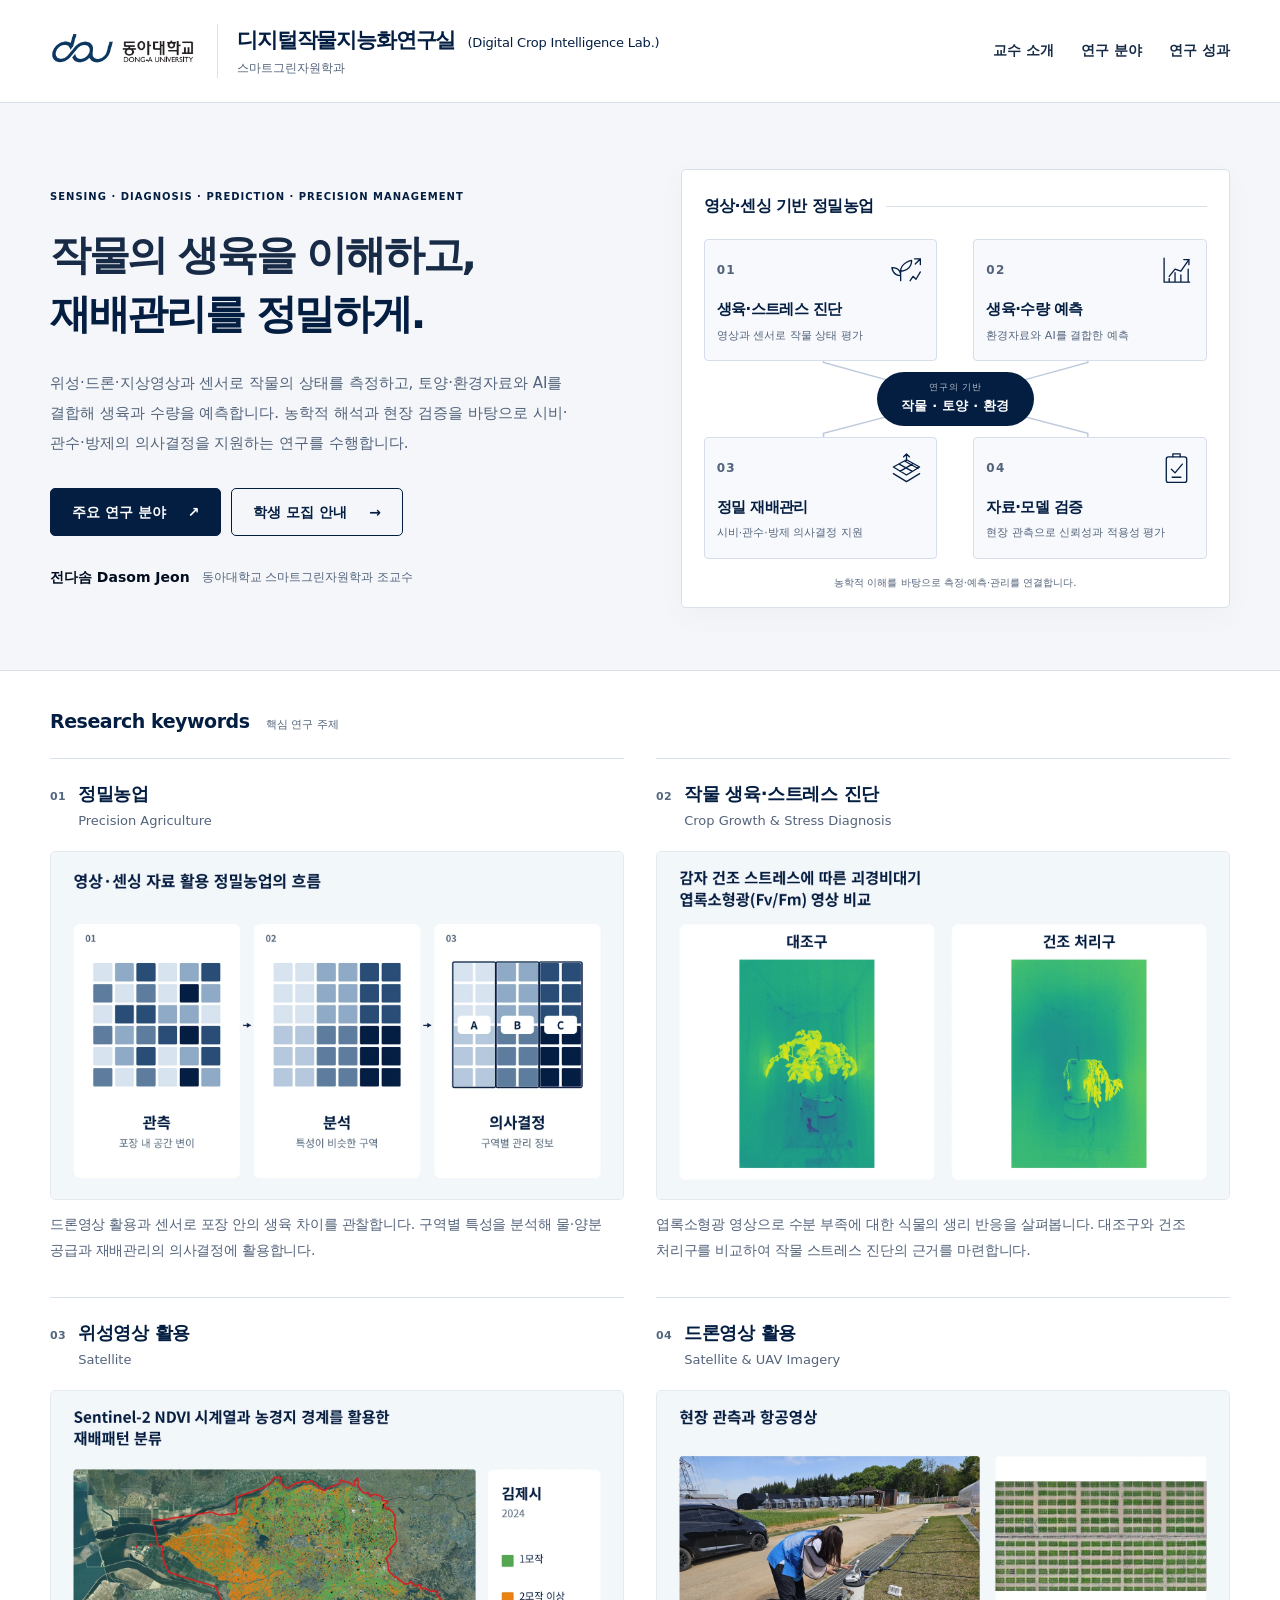
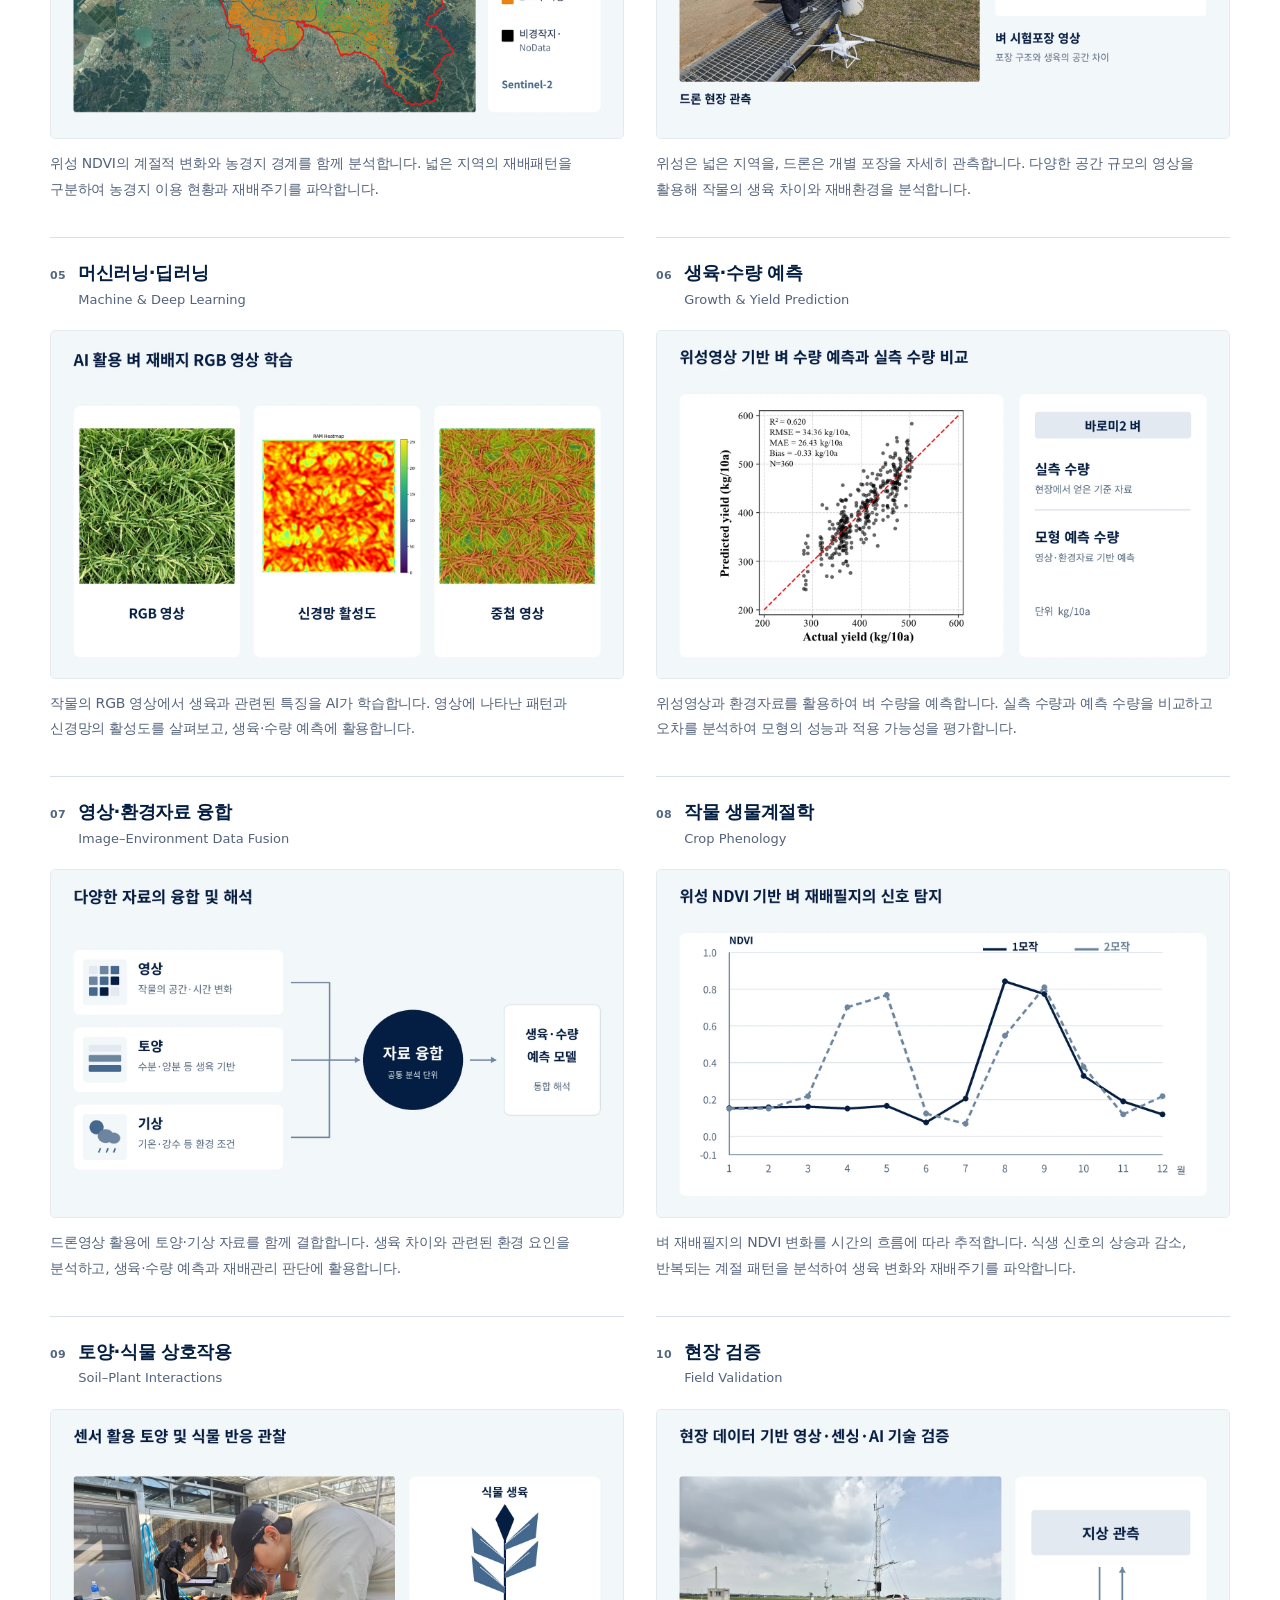
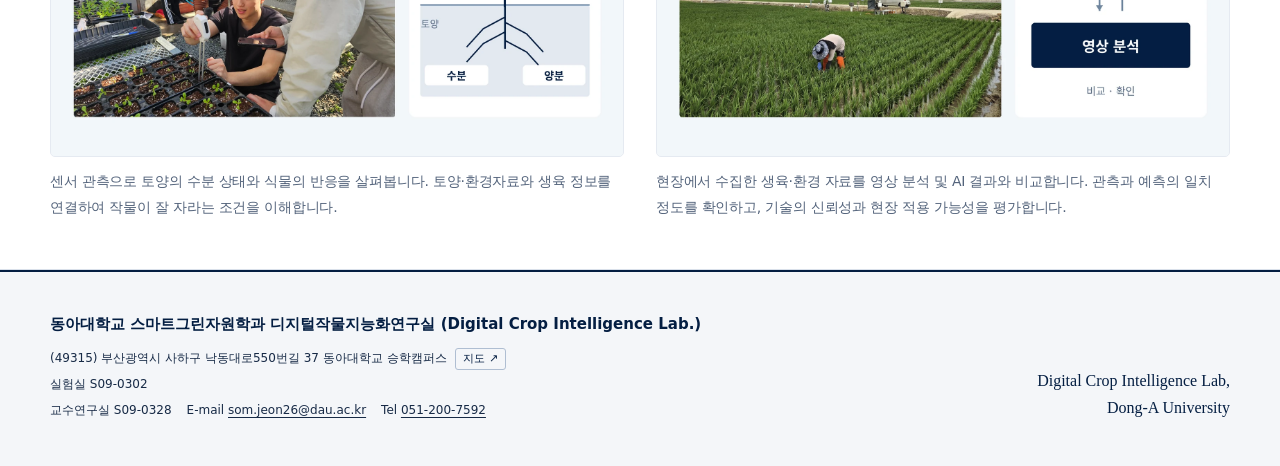
<file: index.html>
<!doctype html>
<html lang="ko"><head><meta charset="utf-8"><meta name="viewport" content="width=device-width,initial-scale=1"><title>홈 | 전다솜 · 디지털작물지능화연구실</title><meta name="description" content="동아대학교 디지털작물지능화연구실. 영상·센싱·AI와 농학적 이해를 결합해 작물 생육·스트레스 진단, 수량 예측과 정밀 재배관리를 연구합니다."><meta name="theme-color" content="#041e42"><link rel="icon" type="image/svg+xml" href="assets/favicon.svg"><link rel="stylesheet" href="styles.css"><script src="script.js" defer></script><noscript><style>.site-nav{display:block!important}.menu-toggle,.paper-tools{display:none!important}</style></noscript></head><body><a class="skip" href="#main">본문 바로가기</a><header class="site-header"><div class="wrap header-inner"><a class="brand" href="index.html" aria-label="동아대학교 디지털작물지능화연구실 홈"><img class="brand-logo" src="assets/donga-ui.png" alt="동아대학교 DONG-A UNIVERSITY" width="247" height="72"><span class="brand-text"><span class="brand-name">디지털작물지능화연구실 <span class="brand-en" lang="en">(Digital Crop Intelligence Lab.)</span></span><span class="brand-sub">스마트그린자원학과</span></span></a><button class="menu-toggle" type="button" aria-expanded="false" aria-controls="main-nav">메뉴</button><nav class="site-nav" id="main-nav" aria-label="주 메뉴"><ul><li><a href="about.html">교수 소개</a></li><li><a href="research.html">연구 분야</a></li><li><a href="publications.html">연구 성과</a></li></ul></nav></div></header><main id="main" tabindex="-1"><section class="hero home-hero"><div class="wrap"><div class="hero-grid"><div class="hero-copy"><div class="eyebrow">Sensing · Diagnosis · Prediction · Precision Management</div><h1>작물의 생육을 이해하고,<br><em>재배관리를 정밀하게.</em></h1><p>위성·드론·지상영상과 센서로 작물의 상태를 측정하고, 토양·환경자료와 AI를 결합해 생육과 수량을 예측합니다. 농학적 해석과 현장 검증을 바탕으로 시비·관수·방제의 의사결정을 지원하는 연구를 수행합니다.</p><div class="actions"><a class="btn primary" href="research.html">주요 연구 분야 <span aria-hidden="true">↗</span></a><a class="btn secondary" href="recruit.html">학생 모집 안내 <span aria-hidden="true">→</span></a></div><div class="hero-byline"><strong>전다솜 Dasom Jeon</strong><span>동아대학교 스마트그린자원학과 조교수</span></div></div><figure class="research-concept" aria-labelledby="concept-caption"><div class="concept-heading">영상·센싱 기반 정밀농업</div><div class="concept-network"><svg class="concept-lines" viewBox="0 0 480 370" preserveAspectRatio="none" aria-hidden="true"><path d="M114 90V143L240 185 366 143V90M114 280V225L240 185 366 225V280"/></svg><a class="concept-node node-1" href="research.html#diagnosis"><span class="concept-top"><span class="concept-index">01</span><svg viewBox="0 0 48 48" fill="none" stroke="currentColor" stroke-width="1.8" stroke-linecap="round" stroke-linejoin="round" aria-hidden="true"><path d="M16 38V25m0 6C5 31 4 20 4 20s12-1 12 11Zm0-6c0-12 15-15 15-15s1 14-15 15Z"/><path d="M35 8h8v8M43 8l-7 7M29 38l4-6 4 4 6-10"/></svg></span><strong>생육·스트레스 진단</strong><span class="concept-desc">영상과 센서로 작물 상태 평가</span></a><a class="concept-node node-2" href="research.html#prediction"><span class="concept-top"><span class="concept-index">02</span><svg viewBox="0 0 48 48" fill="none" stroke="currentColor" stroke-width="1.8" stroke-linecap="round" stroke-linejoin="round" aria-hidden="true"><path d="M7 7v33h35M14 32l8-10 8 3 11-16"/><path d="M34 9h7v7"/><path d="M14 39v-4m8 4V27m8 12V30m10 9V22"/></svg></span><strong>생육·수량 예측</strong><span class="concept-desc">환경자료와 AI를 결합한 예측</span></a><a class="concept-node node-3" href="research.html#management"><span class="concept-top"><span class="concept-index">03</span><svg viewBox="0 0 48 48" fill="none" stroke="currentColor" stroke-width="1.8" stroke-linecap="round" stroke-linejoin="round" aria-hidden="true"><path d="m6 22 18-10 18 10-18 11-18-11Zm0 9 18 11 18-11M14 18l18 10M22 14l18 10M15 28l17-10"/><path d="M24 13V4m-4 4 4-4 4 4"/></svg></span><strong>정밀 재배관리</strong><span class="concept-desc">시비·관수·방제 의사결정 지원</span></a><a class="concept-node node-4" href="research.html#validation"><span class="concept-top"><span class="concept-index">04</span><svg viewBox="0 0 48 48" fill="none" stroke="currentColor" stroke-width="1.8" stroke-linecap="round" stroke-linejoin="round" aria-hidden="true"><rect x="10" y="8" width="28" height="35" rx="3"/><path d="M19 8V4h10v4M17 25l5 5 10-12M18 36h12"/></svg></span><strong>자료·모델 검증</strong><span class="concept-desc">현장 관측으로 신뢰성과 적용성 평가</span></a><div class="concept-core"><span>연구의 기반</span><strong>작물 · 토양 · 환경</strong></div></div><figcaption id="concept-caption">농학적 이해를 바탕으로 측정·예측·관리를 연결합니다.</figcaption></figure></div></div></section><section class="keywords-section" aria-labelledby="keywords-title"><div class="wrap"><div class="keywords-heading"><h2 id="keywords-title" lang="en">Research keywords</h2><span>핵심 연구 주제</span></div><ol class="keyword-list keyword-gallery"><li class="keyword-card"><div class="keyword-card-heading"><span class="keyword-number">01</span><div><strong>정밀농업</strong><span class="keyword-english" lang="en">Precision Agriculture</span></div></div><figure class="keyword-figure"><button type="button" class="keyword-visual" aria-label="정밀농업 시각자료 크게 보기" aria-haspopup="dialog" data-title="정밀농업"><img src="assets/keywords/01-precision-agriculture.webp" alt="관측, 분석, 의사결정으로 이어지는 정밀농업 개념도. 격자 색은 설명용이며 실제 처방 지도가 아닙니다." width="1650" height="1000" loading="lazy" decoding="async"><span class="keyword-zoom" aria-hidden="true">크게 보기 <span>＋</span></span></button><figcaption>드론영상 활용과 센서로 포장 안의 생육 차이를 관찰합니다. 구역별 특성을 분석해 물·양분 공급과 재배관리의 의사결정에 활용합니다.</figcaption></figure></li><li class="keyword-card"><div class="keyword-card-heading"><span class="keyword-number">02</span><div><strong>작물 생육·스트레스 진단</strong><span class="keyword-english" lang="en">Crop Growth &amp; Stress Diagnosis</span></div></div><figure class="keyword-figure"><button type="button" class="keyword-visual" aria-label="작물 생육·스트레스 진단 시각자료 크게 보기" aria-haspopup="dialog" data-title="작물 생육·스트레스 진단"><img src="assets/keywords/02-crop-stress.webp" alt="감자 괴경비대기의 대조구와 건조 처리구 엽록소 형광 Fv/Fm 원본 영상 두 장." width="1650" height="1000" loading="lazy" decoding="async"><span class="keyword-zoom" aria-hidden="true">크게 보기 <span>＋</span></span></button><figcaption>엽록소형광 영상으로 수분 부족에 대한 식물의 생리 반응을 살펴봅니다. 대조구와 건조 처리구를 비교하여 작물 스트레스 진단의 근거를 마련합니다.</figcaption></figure></li><li class="keyword-card"><div class="keyword-card-heading"><span class="keyword-number">03</span><div><strong>위성영상 활용</strong><span class="keyword-english" lang="en">Satellite</span></div></div><figure class="keyword-figure"><button type="button" class="keyword-visual" aria-label="위성영상 활용 시각자료 크게 보기" aria-haspopup="dialog" data-title="위성영상 활용"><img src="assets/keywords/03-remote-sensing.webp" alt="김제시 2024년 재배패턴 지도. 초록은 1모작, 주황은 2모작 이상, 검정은 비경작지 또는 NoData입니다." width="1650" height="1000" loading="lazy" decoding="async"><span class="keyword-zoom" aria-hidden="true">크게 보기 <span>＋</span></span></button><figcaption>위성 NDVI의 계절적 변화와 농경지 경계를 함께 분석합니다. 넓은 지역의 재배패턴을 구분하여 농경지 이용 현황과 재배주기를 파악합니다.</figcaption></figure></li><li class="keyword-card"><div class="keyword-card-heading"><span class="keyword-number">04</span><div><strong>드론영상 활용</strong><span class="keyword-english" lang="en">Satellite &amp; UAV Imagery</span></div></div><figure class="keyword-figure"><button type="button" class="keyword-visual" aria-label="드론영상 활용 시각자료 크게 보기" aria-haspopup="dialog" data-title="드론영상 활용"><img src="assets/keywords/04-satellite-uav.webp" alt="드론을 준비하는 현장 사진과 벼 시험포장의 상공 영상. 두 자료는 별개의 연구 사례입니다." width="1650" height="1000" loading="lazy" decoding="async"><span class="keyword-zoom" aria-hidden="true">크게 보기 <span>＋</span></span></button><figcaption>위성은 넓은 지역을, 드론은 개별 포장을 자세히 관측합니다. 다양한 공간 규모의 영상을 활용해 작물의 생육 차이와 재배환경을 분석합니다.</figcaption></figure></li><li class="keyword-card"><div class="keyword-card-heading"><span class="keyword-number">05</span><div><strong>머신러닝·딥러닝</strong><span class="keyword-english" lang="en">Machine &amp; Deep Learning</span></div></div><figure class="keyword-figure"><button type="button" class="keyword-visual" aria-label="머신러닝·딥러닝 시각자료 크게 보기" aria-haspopup="dialog" data-title="머신러닝·딥러닝"><img src="assets/keywords/05-machine-learning.webp" alt="실제 벼 RGB 영상, RAM 신경망 활성도 지도와 원본 영상에 중첩한 결과. 활성도는 피해 정도나 인과적 중요도가 아닙니다." width="1650" height="1000" loading="lazy" decoding="async"><span class="keyword-zoom" aria-hidden="true">크게 보기 <span>＋</span></span></button><figcaption>작물의 RGB 영상에서 생육과 관련된 특징을 AI가 학습합니다. 영상에 나타난 패턴과 신경망의 활성도를 살펴보고, 생육·수량 예측에 활용합니다.</figcaption></figure></li><li class="keyword-card"><div class="keyword-card-heading"><span class="keyword-number">06</span><div><strong>생육·수량 예측</strong><span class="keyword-english" lang="en">Growth &amp; Yield Prediction</span></div></div><figure class="keyword-figure"><button type="button" class="keyword-visual" aria-label="생육·수량 예측 시각자료 크게 보기" aria-haspopup="dialog" data-title="생육·수량 예측"><img src="assets/keywords/06-yield-prediction.webp" alt="바로미2 벼의 실측 수량과 모형 예측 수량 산점도. 원본 점과 1대1 기준선, 단위 kg/10a를 유지했습니다." width="1650" height="1000" loading="lazy" decoding="async"><span class="keyword-zoom" aria-hidden="true">크게 보기 <span>＋</span></span></button><figcaption>위성영상과 환경자료를 활용하여 벼 수량을 예측합니다. 실측 수량과 예측 수량을 비교하고 오차를 분석하여 모형의 성능과 적용 가능성을 평가합니다.</figcaption></figure></li><li class="keyword-card"><div class="keyword-card-heading"><span class="keyword-number">07</span><div><strong>영상·환경자료 융합</strong><span class="keyword-english" lang="en">Image–Environment Data Fusion</span></div></div><figure class="keyword-figure"><button type="button" class="keyword-visual" aria-label="영상·환경자료 융합 시각자료 크게 보기" aria-haspopup="dialog" data-title="영상·환경자료 융합"><img src="assets/keywords/07-data-fusion.webp" alt="영상, 토양, 기상 자료가 공통 분석 단위로 융합되고 생육·수량 예측 모델로 연결되는 개념도." width="1650" height="1000" loading="lazy" decoding="async"><span class="keyword-zoom" aria-hidden="true">크게 보기 <span>＋</span></span></button><figcaption>드론영상 활용에 토양·기상 자료를 함께 결합합니다. 생육 차이와 관련된 환경 요인을 분석하고, 생육·수량 예측과 재배관리 판단에 활용합니다.</figcaption></figure></li><li class="keyword-card"><div class="keyword-card-heading"><span class="keyword-number">08</span><div><strong>작물 생물계절학</strong><span class="keyword-english" lang="en">Crop Phenology</span></div></div><figure class="keyword-figure"><button type="button" class="keyword-visual" aria-label="작물 생물계절학 시각자료 크게 보기" aria-haspopup="dialog" data-title="작물 생물계절학"><img src="assets/keywords/08-crop-phenology.webp" alt="제공된 PPT의 실제 월별 NDVI 중 1모작과 2모작 시계열을 다시 그린 그래프. 1월부터 12월까지 원래 수치와 직선 연결을 유지했습니다." width="1650" height="1000" loading="lazy" decoding="async"><span class="keyword-zoom" aria-hidden="true">크게 보기 <span>＋</span></span></button><figcaption>벼 재배필지의 NDVI 변화를 시간의 흐름에 따라 추적합니다. 식생 신호의 상승과 감소, 반복되는 계절 패턴을 분석하여 생육 변화와 재배주기를 파악합니다.</figcaption></figure></li><li class="keyword-card"><div class="keyword-card-heading"><span class="keyword-number">09</span><div><strong>토양·식물 상호작용</strong><span class="keyword-english" lang="en">Soil–Plant Interactions</span></div></div><figure class="keyword-figure"><button type="button" class="keyword-visual" aria-label="토양·식물 상호작용 시각자료 크게 보기" aria-haspopup="dialog" data-title="토양·식물 상호작용"><img src="assets/keywords/09-soil-plant.webp" alt="학생들의 온실 센서 측정 사진과 토양의 수분·양분 및 식물 뿌리의 연결을 표현한 개념도." width="1650" height="1000" loading="lazy" decoding="async"><span class="keyword-zoom" aria-hidden="true">크게 보기 <span>＋</span></span></button><figcaption>센서 관측으로 토양의 수분 상태와 식물의 반응을 살펴봅니다. 토양·환경자료와 생육 정보를 연결하여 작물이 잘 자라는 조건을 이해합니다.</figcaption></figure></li><li class="keyword-card"><div class="keyword-card-heading"><span class="keyword-number">10</span><div><strong>현장 검증</strong><span class="keyword-english" lang="en">Field Validation</span></div></div><figure class="keyword-figure"><button type="button" class="keyword-visual" aria-label="현장 검증 시각자료 크게 보기" aria-haspopup="dialog" data-title="현장 검증"><img src="assets/keywords/10-field-validation.webp" alt="관측 타워가 있는 벼 포장에서 생육을 조사하는 원본 사진과 지상 관측 및 영상 분석의 비교 개념도." width="1650" height="1000" loading="lazy" decoding="async"><span class="keyword-zoom" aria-hidden="true">크게 보기 <span>＋</span></span></button><figcaption>현장에서 수집한 생육·환경 자료를 영상 분석 및 AI 결과와 비교합니다. 관측과 예측의 일치 정도를 확인하고, 기술의 신뢰성과 현장 적용 가능성을 평가합니다.</figcaption></figure></li></ol><dialog id="keyword-lightbox" class="keyword-lightbox" aria-labelledby="keyword-lightbox-title"><div class="keyword-lightbox-head"><p id="keyword-lightbox-title"></p><button type="button" class="keyword-lightbox-close" aria-label="확대 이미지 닫기">닫기 <span aria-hidden="true">×</span></button></div><img id="keyword-lightbox-image" alt=""><p id="keyword-lightbox-caption"></p></dialog></div></section></main><footer class="site-footer"><div class="wrap footer-main"><div class="footer-info"><strong>동아대학교 스마트그린자원학과 디지털작물지능화연구실 <span lang="en">(Digital Crop Intelligence Lab.)</span></strong><p>(49315) 부산광역시 사하구 낙동대로550번길 37 동아대학교 승학캠퍼스 <a class="footer-map" href="https://map.kakao.com/?q=%EB%8F%99%EC%95%84%EB%8C%80%ED%95%99%EA%B5%90%20%EC%8A%B9%ED%95%99%EC%BA%A0%ED%8D%BC%EC%8A%A4" target="_blank" rel="noopener noreferrer">지도 <span aria-hidden="true">↗</span></a></p><p>실험실 S09-0302</p><p class="footer-contact"><span>교수연구실 S09-0328</span><span>E-mail <a href="mailto:som.jeon26@dau.ac.kr">som.jeon26@dau.ac.kr</a></span><span>Tel <a href="tel:+82512007592">051-200-7592</a></span></p></div><p class="footer-signature" lang="en">Digital Crop Intelligence Lab,<br>Dong-A University</p></div></footer></body></html>
</file>
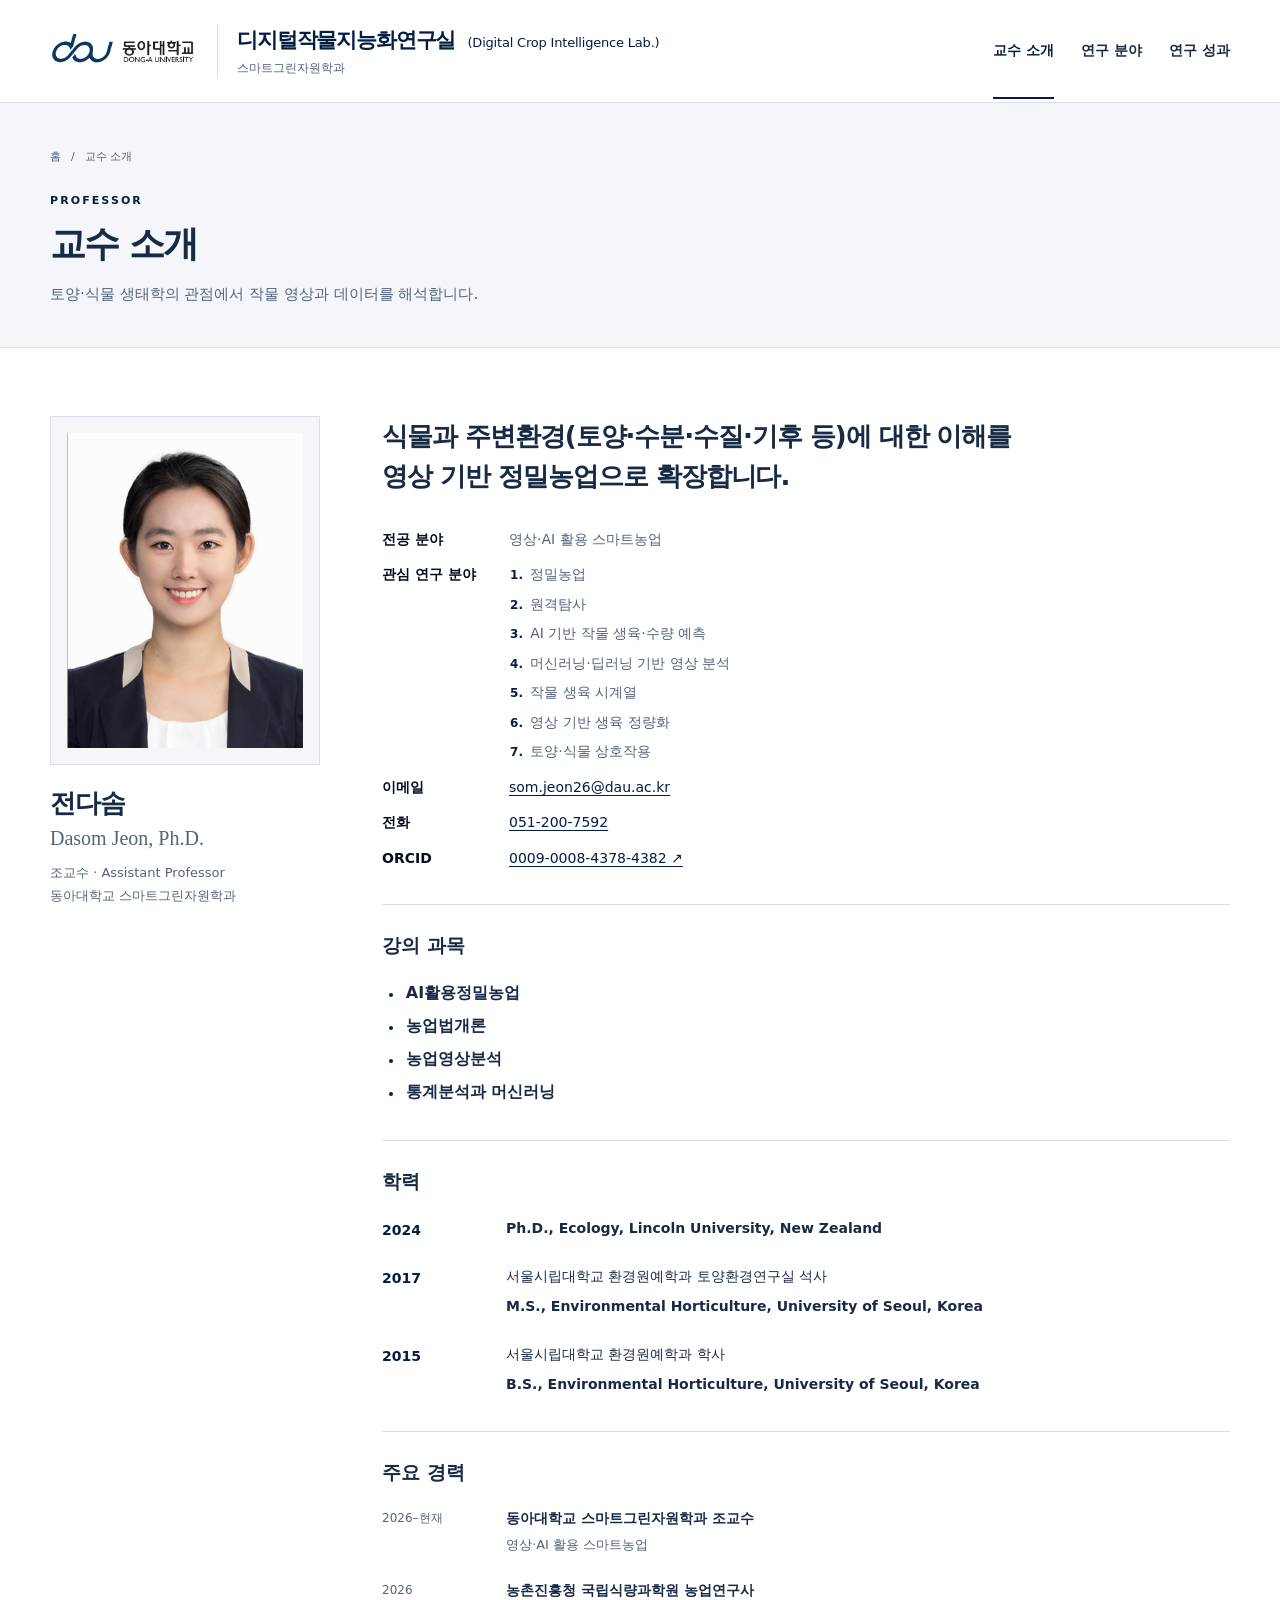
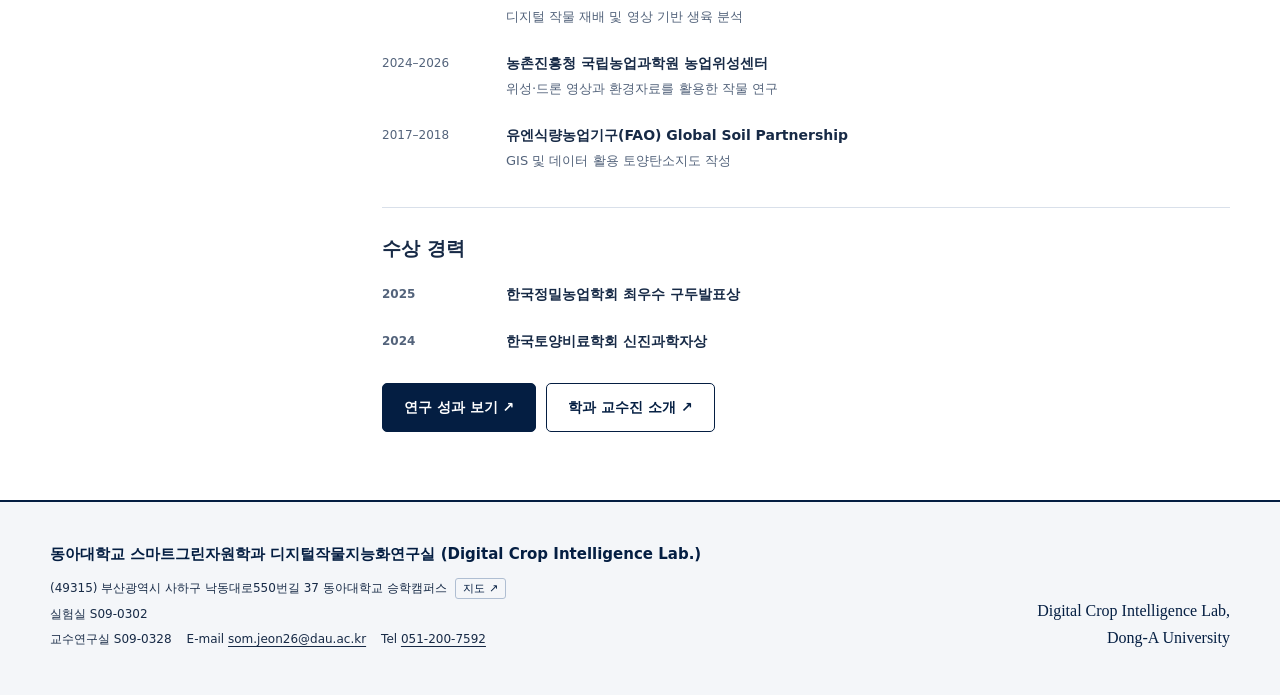
<file: about.html>
<!doctype html>
<html lang="ko"><head><meta charset="utf-8"><meta name="viewport" content="width=device-width,initial-scale=1"><title>교수 소개 | 전다솜 · 디지털작물지능화연구실</title><meta name="description" content="동아대학교 스마트그린자원학과 전다솜 교수의 학력, 경력, 연구 관심 분야와 연락처입니다."><meta name="theme-color" content="#041e42"><link rel="icon" type="image/svg+xml" href="assets/favicon.svg"><link rel="stylesheet" href="styles.css"><script src="script.js" defer></script><noscript><style>.site-nav{display:block!important}.menu-toggle,.paper-tools{display:none!important}</style></noscript></head><body><a class="skip" href="#main">본문 바로가기</a>
    <header class="site-header"><div class="wrap header-inner"><a class="brand" href="index.html" aria-label="동아대학교 디지털작물지능화연구실 홈"><img class="brand-logo" src="assets/donga-ui.png" alt="동아대학교 DONG-A UNIVERSITY" width="247" height="72"><span class="brand-text"><span class="brand-name">디지털작물지능화연구실 <span class="brand-en" lang="en">(Digital Crop Intelligence Lab.)</span></span><span class="brand-sub">스마트그린자원학과</span></span></a><button class="menu-toggle" type="button" aria-expanded="false" aria-controls="main-nav">메뉴</button><nav class="site-nav" id="main-nav" aria-label="주 메뉴"><ul><li><a href="about.html" aria-current="page">교수 소개</a></li><li><a href="research.html">연구 분야</a></li><li><a href="publications.html">연구 성과</a></li></ul></nav></div></header><main id="main" tabindex="-1"><section class="page-head"><div class="wrap"><div class="breadcrumbs"><a href="index.html">홈</a><span aria-hidden="true">/</span><span>교수 소개</span></div><div class="eyebrow">Professor</div><h1>교수 소개</h1><p>토양·식물 생태학의 관점에서 작물 영상과 데이터를 해석합니다.</p></div></section><section class="section"><div class="wrap profile-grid"><aside><div class="portrait-wrap"><img src="assets/portrait.jpg" alt="전다솜 교수" width="270" height="360"></div><div class="profile-label"><h2>전다솜</h2><span class="en">Dasom Jeon, Ph.D.</span><p>조교수 · Assistant Professor<br>동아대학교 스마트그린자원학과</p></div></aside><div class="profile-content"><h2>식물과 주변환경(토양·수분·수질·기후 등)에 대한 이해를<br>영상 기반 정밀농업으로 확장합니다.</h2><dl class="details-list"><dt>전공 분야</dt><dd>영상·AI 활용 스마트농업</dd><dt>관심 연구 분야</dt><dd><ol class="research-interests"><li>정밀농업</li><li>원격탐사</li><li>AI 기반 작물 생육·수량 예측</li><li>머신러닝·딥러닝 기반 영상 분석</li><li>작물 생육 시계열</li><li>영상 기반 생육 정량화</li><li>토양·식물 상호작용</li></ol></dd><dt>이메일</dt><dd><a href="mailto:som.jeon26@dau.ac.kr">som.jeon26@dau.ac.kr</a></dd><dt>전화</dt><dd><a href="tel:+82512007592">051-200-7592</a></dd><dt>ORCID</dt><dd><a href="https://orcid.org/0009-0008-4378-4382" target="_blank" rel="noopener">0009-0008-4378-4382 ↗</a></dd></dl>
<section class="info-section" id="teach">
  <h3>강의 과목</h3>

  <ul class="research-interests">
    <li><strong>AI활용정밀농업</strong></li>
    <li><strong>농업법개론</strong></li>
    <li><strong>농업영상분석</strong></li>
    <li><strong>통계분석과 머신러닝</strong></li>
  </ul>
</section>
<section class="info-section" id="education"><h3>학력</h3><div class="timeline education-timeline">
<div class="timeline-row"><span class="time"><strong>2024</strong></span><div><strong class="degree-en" lang="en">Ph.D., Ecology, Lincoln University, New Zealand</strong></div></div>
<div class="timeline-row"><span class="time"><strong>2017</strong></span><div><div class="degree-ko">서울시립대학교 환경원예학과 토양환경연구실 석사</div><strong class="degree-en" lang="en">M.S., Environmental Horticulture, University of Seoul, Korea</strong></div></div>
<div class="timeline-row"><span class="time"><strong>2015</strong></span><div><div class="degree-ko">서울시립대학교 환경원예학과 학사</div><strong class="degree-en" lang="en">B.S., Environmental Horticulture, University of Seoul, Korea</strong></div></div>
</div></section>
<section class="info-section" id="experience"><h3>주요 경력</h3><div class="timeline"><div class="timeline-row"><span class="time">2026–현재</span><div><strong>동아대학교 스마트그린자원학과 조교수</strong><p>영상·AI 활용 스마트농업</p></div></div><div class="timeline-row"><span class="time">2026</span><div><strong>농촌진흥청 국립식량과학원 농업연구사</strong><p>디지털 작물 재배 및 영상 기반 생육 분석</p></div></div><div class="timeline-row"><span class="time">2024–2026</span><div><strong>농촌진흥청 국립농업과학원 농업위성센터</strong><p>위성·드론 영상과 환경자료를 활용한 작물 연구</p></div></div><div class="timeline-row"><span class="time">2017–2018</span><div><strong>유엔식량농업기구(FAO) Global Soil Partnership</strong><p>GIS 및 데이터 활용 토양탄소지도 작성</p></div></div></div></section>
<section class="info-section" id="awards"><h3>수상 경력</h3><div class="timeline">
<div class="timeline-row"><span class="time"><strong>2025</strong></span><div><strong>한국정밀농업학회 최우수 구두발표상</strong></div></div>
<div class="timeline-row"><span class="time"><strong>2024</strong></span><div><strong>한국토양비료학회 신진과학자상</strong></div></div>
</div></section>
<div class="actions"><a class="btn primary" href="publications.html">연구 성과 보기 ↗</a><a class="btn secondary" href="https://liferes.donga.ac.kr/liferes/CMS/ProfessorMgr/list.do?mCode=MN025" target="_blank" rel="noopener">학과 교수진 소개 ↗</a></div></div></div></section></main><footer class="site-footer"><div class="wrap footer-main"><div class="footer-info"><strong>동아대학교 스마트그린자원학과 디지털작물지능화연구실 <span lang="en">(Digital Crop Intelligence Lab.)</span></strong><p>(49315) 부산광역시 사하구 낙동대로550번길 37 동아대학교 승학캠퍼스 <a class="footer-map" href="https://map.kakao.com/?q=%EB%8F%99%EC%95%84%EB%8C%80%ED%95%99%EA%B5%90%20%EC%8A%B9%ED%95%99%EC%BA%A0%ED%8D%BC%EC%8A%A4" target="_blank" rel="noopener noreferrer">지도 <span aria-hidden="true">↗</span></a></p><p>실험실 S09-0302</p><p class="footer-contact"><span>교수연구실 S09-0328</span><span>E-mail <a href="mailto:som.jeon26@dau.ac.kr">som.jeon26@dau.ac.kr</a></span><span>Tel <a href="tel:+82512007592">051-200-7592</a></span></p></div><p class="footer-signature" lang="en">Digital Crop Intelligence Lab,<br>Dong-A University</p></div></footer></body></html>
</file>
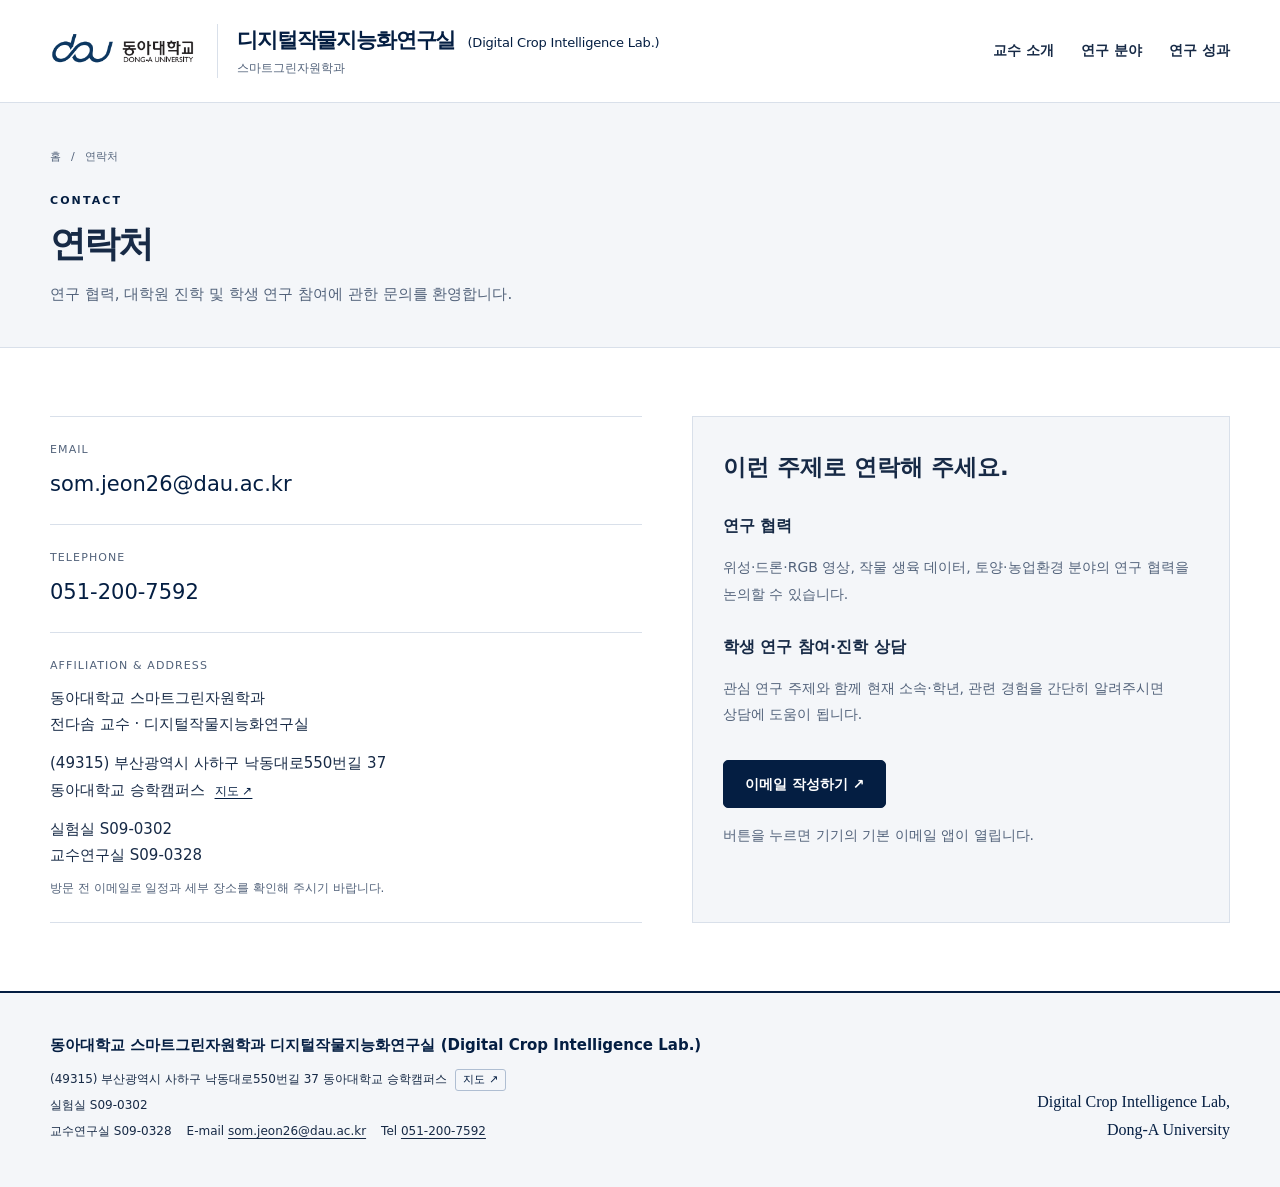
<file: contact.html>
<!doctype html>
<html lang="ko"><head><meta charset="utf-8"><meta name="viewport" content="width=device-width,initial-scale=1"><title>연락처 | 전다솜 · 디지털작물지능화연구실</title><meta name="description" content="동아대학교 전다솜 교수와 디지털작물지능화연구실의 이메일, 전화번호, 주소와 연구 문의 안내입니다."><meta name="theme-color" content="#041e42"><link rel="icon" type="image/svg+xml" href="assets/favicon.svg"><link rel="stylesheet" href="styles.css"><script src="script.js" defer></script><noscript><style>.site-nav{display:block!important}.menu-toggle,.paper-tools{display:none!important}</style></noscript></head><body><a class="skip" href="#main">본문 바로가기</a>
    <header class="site-header"><div class="wrap header-inner"><a class="brand" href="index.html" aria-label="동아대학교 디지털작물지능화연구실 홈"><img class="brand-logo" src="assets/donga-ui.png" alt="동아대학교 DONG-A UNIVERSITY" width="247" height="72"><span class="brand-text"><span class="brand-name">디지털작물지능화연구실 <span class="brand-en" lang="en">(Digital Crop Intelligence Lab.)</span></span><span class="brand-sub">스마트그린자원학과</span></span></a><button class="menu-toggle" type="button" aria-expanded="false" aria-controls="main-nav">메뉴</button><nav class="site-nav" id="main-nav" aria-label="주 메뉴"><ul><li><a href="about.html">교수 소개</a></li><li><a href="research.html">연구 분야</a></li><li><a href="publications.html">연구 성과</a></li></ul></nav></div></header><main id="main" tabindex="-1"><section class="page-head"><div class="wrap"><div class="breadcrumbs"><a href="index.html">홈</a><span aria-hidden="true">/</span><span>연락처</span></div><div class="eyebrow">Contact</div><h1>연락처</h1><p>연구 협력, 대학원 진학 및 학생 연구 참여에 관한 문의를 환영합니다.</p></div></section><section class="section"><div class="wrap contact-grid"><div><div class="contact-row"><span class="label">Email</span><a href="mailto:som.jeon26@dau.ac.kr">som.jeon26@dau.ac.kr</a></div><div class="contact-row"><span class="label">Telephone</span><a href="tel:+82512007592">051-200-7592</a></div><div class="contact-row"><span class="label">Affiliation &amp; Address</span><p>동아대학교 스마트그린자원학과<br>전다솜 교수 · 디지털작물지능화연구실</p><p style="margin-top:13px">(49315) 부산광역시 사하구 낙동대로550번길 37<br>동아대학교 승학캠퍼스 <a class="address-map" href="https://map.kakao.com/?q=%EB%8F%99%EC%95%84%EB%8C%80%ED%95%99%EA%B5%90%20%EC%8A%B9%ED%95%99%EC%BA%A0%ED%8D%BC%EC%8A%A4" target="_blank" rel="noopener noreferrer">지도 ↗</a></p><p style="margin-top:13px">실험실 S09-0302<br>교수연구실 S09-0328</p><small>방문 전 이메일로 일정과 세부 장소를 확인해 주시기 바랍니다.</small></div></div><aside class="contact-aside"><h2>이런 주제로 연락해 주세요.</h2><h3>연구 협력</h3><p>위성·드론·RGB 영상, 작물 생육 데이터, 토양·농업환경 분야의 연구 협력을 논의할 수 있습니다.</p><h3>학생 연구 참여·진학 상담</h3><p>관심 연구 주제와 함께 현재 소속·학년, 관련 경험을 간단히 알려주시면 상담에 도움이 됩니다.</p><a class="btn primary" href="mailto:som.jeon26@dau.ac.kr?subject=%EC%97%B0%EA%B5%AC%EC%8B%A4%20%EB%AC%B8%EC%9D%98">이메일 작성하기 ↗</a><p class="subtle-note">버튼을 누르면 기기의 기본 이메일 앱이 열립니다.</p></aside></div></section></main><footer class="site-footer"><div class="wrap footer-main"><div class="footer-info"><strong>동아대학교 스마트그린자원학과 디지털작물지능화연구실 <span lang="en">(Digital Crop Intelligence Lab.)</span></strong><p>(49315) 부산광역시 사하구 낙동대로550번길 37 동아대학교 승학캠퍼스 <a class="footer-map" href="https://map.kakao.com/?q=%EB%8F%99%EC%95%84%EB%8C%80%ED%95%99%EA%B5%90%20%EC%8A%B9%ED%95%99%EC%BA%A0%ED%8D%BC%EC%8A%A4" target="_blank" rel="noopener noreferrer">지도 <span aria-hidden="true">↗</span></a></p><p>실험실 S09-0302</p><p class="footer-contact"><span>교수연구실 S09-0328</span><span>E-mail <a href="mailto:som.jeon26@dau.ac.kr">som.jeon26@dau.ac.kr</a></span><span>Tel <a href="tel:+82512007592">051-200-7592</a></span></p></div><p class="footer-signature" lang="en">Digital Crop Intelligence Lab,<br>Dong-A University</p></div></footer></body></html>
</file>
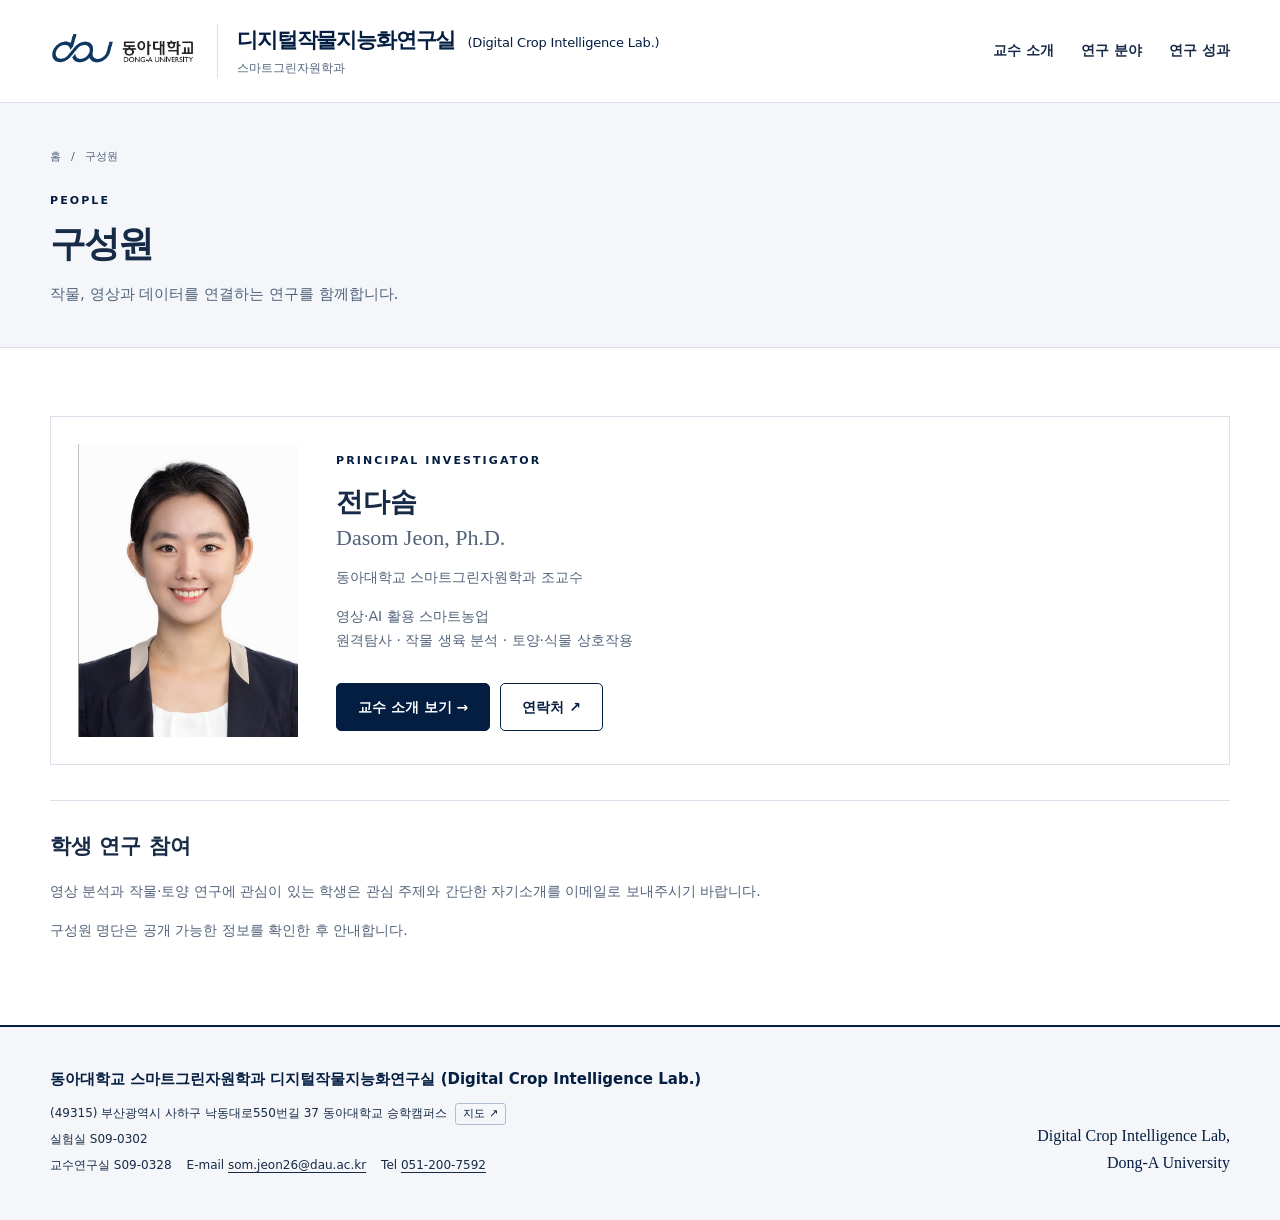
<file: members.html>
<!doctype html>
<html lang="ko"><head><meta charset="utf-8"><meta name="viewport" content="width=device-width,initial-scale=1"><title>구성원 | 전다솜 · 디지털작물지능화연구실</title><meta name="description" content="디지털작물지능화연구실의 연구책임자와 학생 연구 참여 문의를 안내합니다."><meta name="theme-color" content="#041e42"><link rel="icon" type="image/svg+xml" href="assets/favicon.svg"><link rel="stylesheet" href="styles.css"><script src="script.js" defer></script><noscript><style>.site-nav{display:block!important}.menu-toggle,.paper-tools{display:none!important}</style></noscript></head><body><a class="skip" href="#main">본문 바로가기</a>
    <header class="site-header"><div class="wrap header-inner"><a class="brand" href="index.html" aria-label="동아대학교 디지털작물지능화연구실 홈"><img class="brand-logo" src="assets/donga-ui.png" alt="동아대학교 DONG-A UNIVERSITY" width="247" height="72"><span class="brand-text"><span class="brand-name">디지털작물지능화연구실 <span class="brand-en" lang="en">(Digital Crop Intelligence Lab.)</span></span><span class="brand-sub">스마트그린자원학과</span></span></a><button class="menu-toggle" type="button" aria-expanded="false" aria-controls="main-nav">메뉴</button><nav class="site-nav" id="main-nav" aria-label="주 메뉴"><ul><li><a href="about.html">교수 소개</a></li><li><a href="research.html">연구 분야</a></li><li><a href="publications.html">연구 성과</a></li></ul></nav></div></header><main id="main" tabindex="-1"><section class="page-head"><div class="wrap"><div class="breadcrumbs"><a href="index.html">홈</a><span aria-hidden="true">/</span><span>구성원</span></div><div class="eyebrow">People</div><h1>구성원</h1><p>작물, 영상과 데이터를 연결하는 연구를 함께합니다.</p></div></section><section class="section"><div class="wrap"><article class="member-card"><img src="assets/portrait.jpg" alt="전다솜 교수" width="220" height="293"><div><div class="eyebrow">Principal Investigator</div><h2>전다솜</h2><div class="en">Dasom Jeon, Ph.D.</div><p>동아대학교 스마트그린자원학과 조교수</p><p>영상·AI 활용 스마트농업<br>원격탐사 · 작물 생육 분석 · 토양·식물 상호작용</p><div class="actions"><a class="btn primary" href="about.html">교수 소개 보기 →</a><a class="btn secondary" href="contact.html">연락처 ↗</a></div></div></article><div class="members-note"><h2>학생 연구 참여</h2><p>영상 분석과 작물·토양 연구에 관심이 있는 학생은 관심 주제와 간단한 자기소개를 이메일로 보내주시기 바랍니다.</p><p class="subtle-note">구성원 명단은 공개 가능한 정보를 확인한 후 안내합니다.</p></div></div></section></main><footer class="site-footer"><div class="wrap footer-main"><div class="footer-info"><strong>동아대학교 스마트그린자원학과 디지털작물지능화연구실 <span lang="en">(Digital Crop Intelligence Lab.)</span></strong><p>(49315) 부산광역시 사하구 낙동대로550번길 37 동아대학교 승학캠퍼스 <a class="footer-map" href="https://map.kakao.com/?q=%EB%8F%99%EC%95%84%EB%8C%80%ED%95%99%EA%B5%90%20%EC%8A%B9%ED%95%99%EC%BA%A0%ED%8D%BC%EC%8A%A4" target="_blank" rel="noopener noreferrer">지도 <span aria-hidden="true">↗</span></a></p><p>실험실 S09-0302</p><p class="footer-contact"><span>교수연구실 S09-0328</span><span>E-mail <a href="mailto:som.jeon26@dau.ac.kr">som.jeon26@dau.ac.kr</a></span><span>Tel <a href="tel:+82512007592">051-200-7592</a></span></p></div><p class="footer-signature" lang="en">Digital Crop Intelligence Lab,<br>Dong-A University</p></div></footer></body></html>
</file>
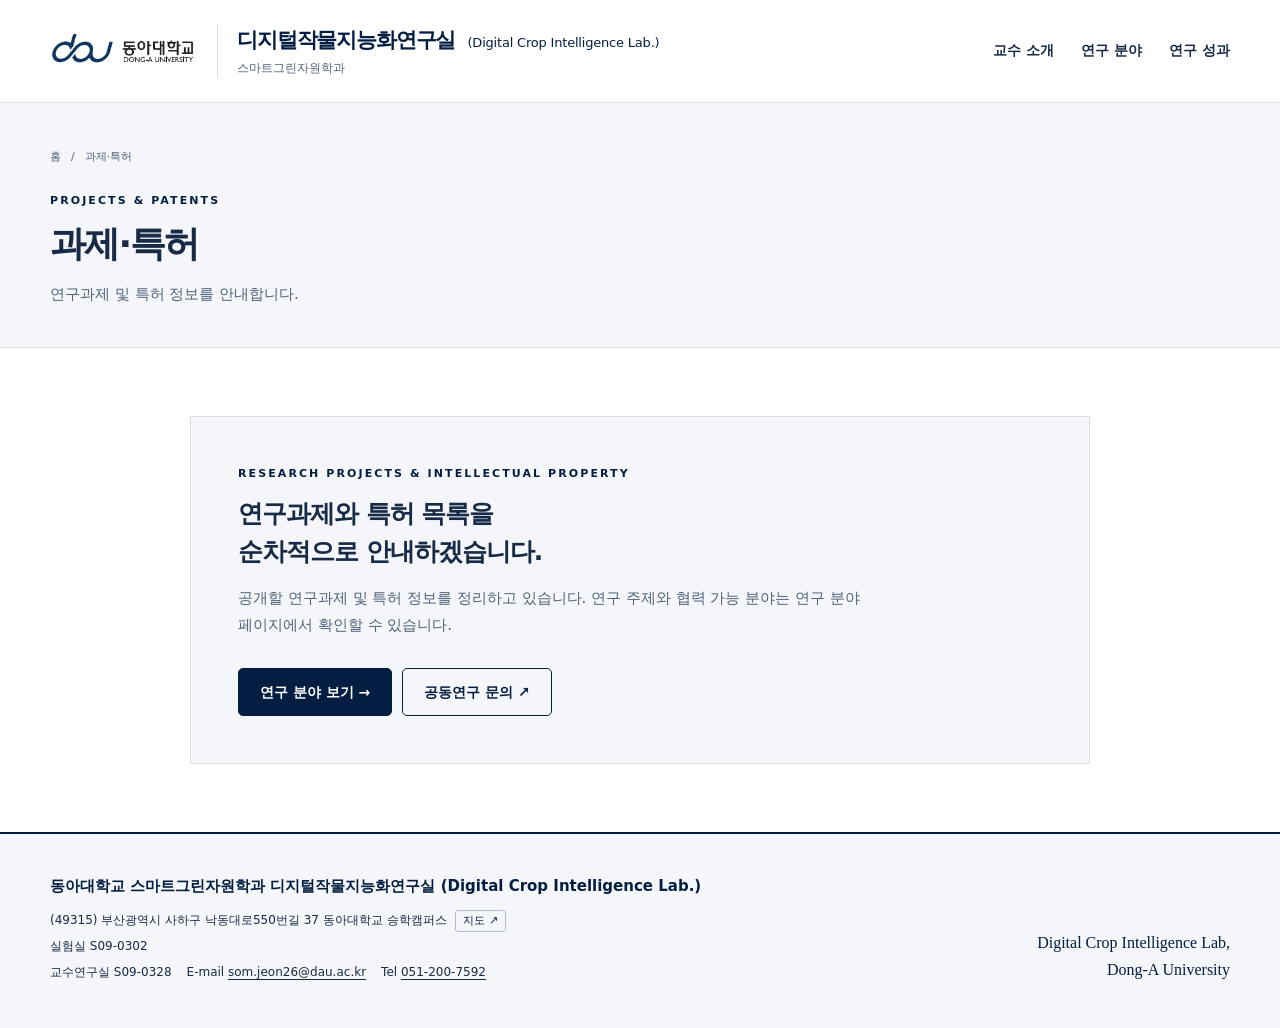
<file: projects.html>
<!doctype html>
<html lang="ko"><head><meta charset="utf-8"><meta name="viewport" content="width=device-width,initial-scale=1"><title>과제·특허 | 전다솜 · 디지털작물지능화연구실</title><meta name="description" content="디지털작물지능화연구실의 연구과제 및 특허 정보 안내 페이지입니다."><meta name="theme-color" content="#041e42"><link rel="icon" type="image/svg+xml" href="assets/favicon.svg"><link rel="stylesheet" href="styles.css"><script src="script.js" defer></script><noscript><style>.site-nav{display:block!important}.menu-toggle,.paper-tools{display:none!important}</style></noscript></head><body><a class="skip" href="#main">본문 바로가기</a>
    <header class="site-header"><div class="wrap header-inner"><a class="brand" href="index.html" aria-label="동아대학교 디지털작물지능화연구실 홈"><img class="brand-logo" src="assets/donga-ui.png" alt="동아대학교 DONG-A UNIVERSITY" width="247" height="72"><span class="brand-text"><span class="brand-name">디지털작물지능화연구실 <span class="brand-en" lang="en">(Digital Crop Intelligence Lab.)</span></span><span class="brand-sub">스마트그린자원학과</span></span></a><button class="menu-toggle" type="button" aria-expanded="false" aria-controls="main-nav">메뉴</button><nav class="site-nav" id="main-nav" aria-label="주 메뉴"><ul><li><a href="about.html">교수 소개</a></li><li><a href="research.html">연구 분야</a></li><li><a href="publications.html">연구 성과</a></li></ul></nav></div></header><main id="main" tabindex="-1"><section class="page-head"><div class="wrap"><div class="breadcrumbs"><a href="index.html">홈</a><span aria-hidden="true">/</span><span>과제·특허</span></div><div class="eyebrow">Projects & Patents</div><h1>과제·특허</h1><p>연구과제 및 특허 정보를 안내합니다.</p></div></section><section class="section"><div class="wrap"><div class="empty-state"><div class="eyebrow">Research Projects &amp; Intellectual Property</div><h2>연구과제와 특허 목록을<br>순차적으로 안내하겠습니다.</h2><p>공개할 연구과제 및 특허 정보를 정리하고 있습니다. 연구 주제와 협력 가능 분야는 연구 분야 페이지에서 확인할 수 있습니다.</p><div class="actions"><a class="btn primary" href="research.html">연구 분야 보기 →</a><a class="btn secondary" href="contact.html">공동연구 문의 ↗</a></div></div></div></section></main><footer class="site-footer"><div class="wrap footer-main"><div class="footer-info"><strong>동아대학교 스마트그린자원학과 디지털작물지능화연구실 <span lang="en">(Digital Crop Intelligence Lab.)</span></strong><p>(49315) 부산광역시 사하구 낙동대로550번길 37 동아대학교 승학캠퍼스 <a class="footer-map" href="https://map.kakao.com/?q=%EB%8F%99%EC%95%84%EB%8C%80%ED%95%99%EA%B5%90%20%EC%8A%B9%ED%95%99%EC%BA%A0%ED%8D%BC%EC%8A%A4" target="_blank" rel="noopener noreferrer">지도 <span aria-hidden="true">↗</span></a></p><p>실험실 S09-0302</p><p class="footer-contact"><span>교수연구실 S09-0328</span><span>E-mail <a href="mailto:som.jeon26@dau.ac.kr">som.jeon26@dau.ac.kr</a></span><span>Tel <a href="tel:+82512007592">051-200-7592</a></span></p></div><p class="footer-signature" lang="en">Digital Crop Intelligence Lab,<br>Dong-A University</p></div></footer></body></html>
</file>
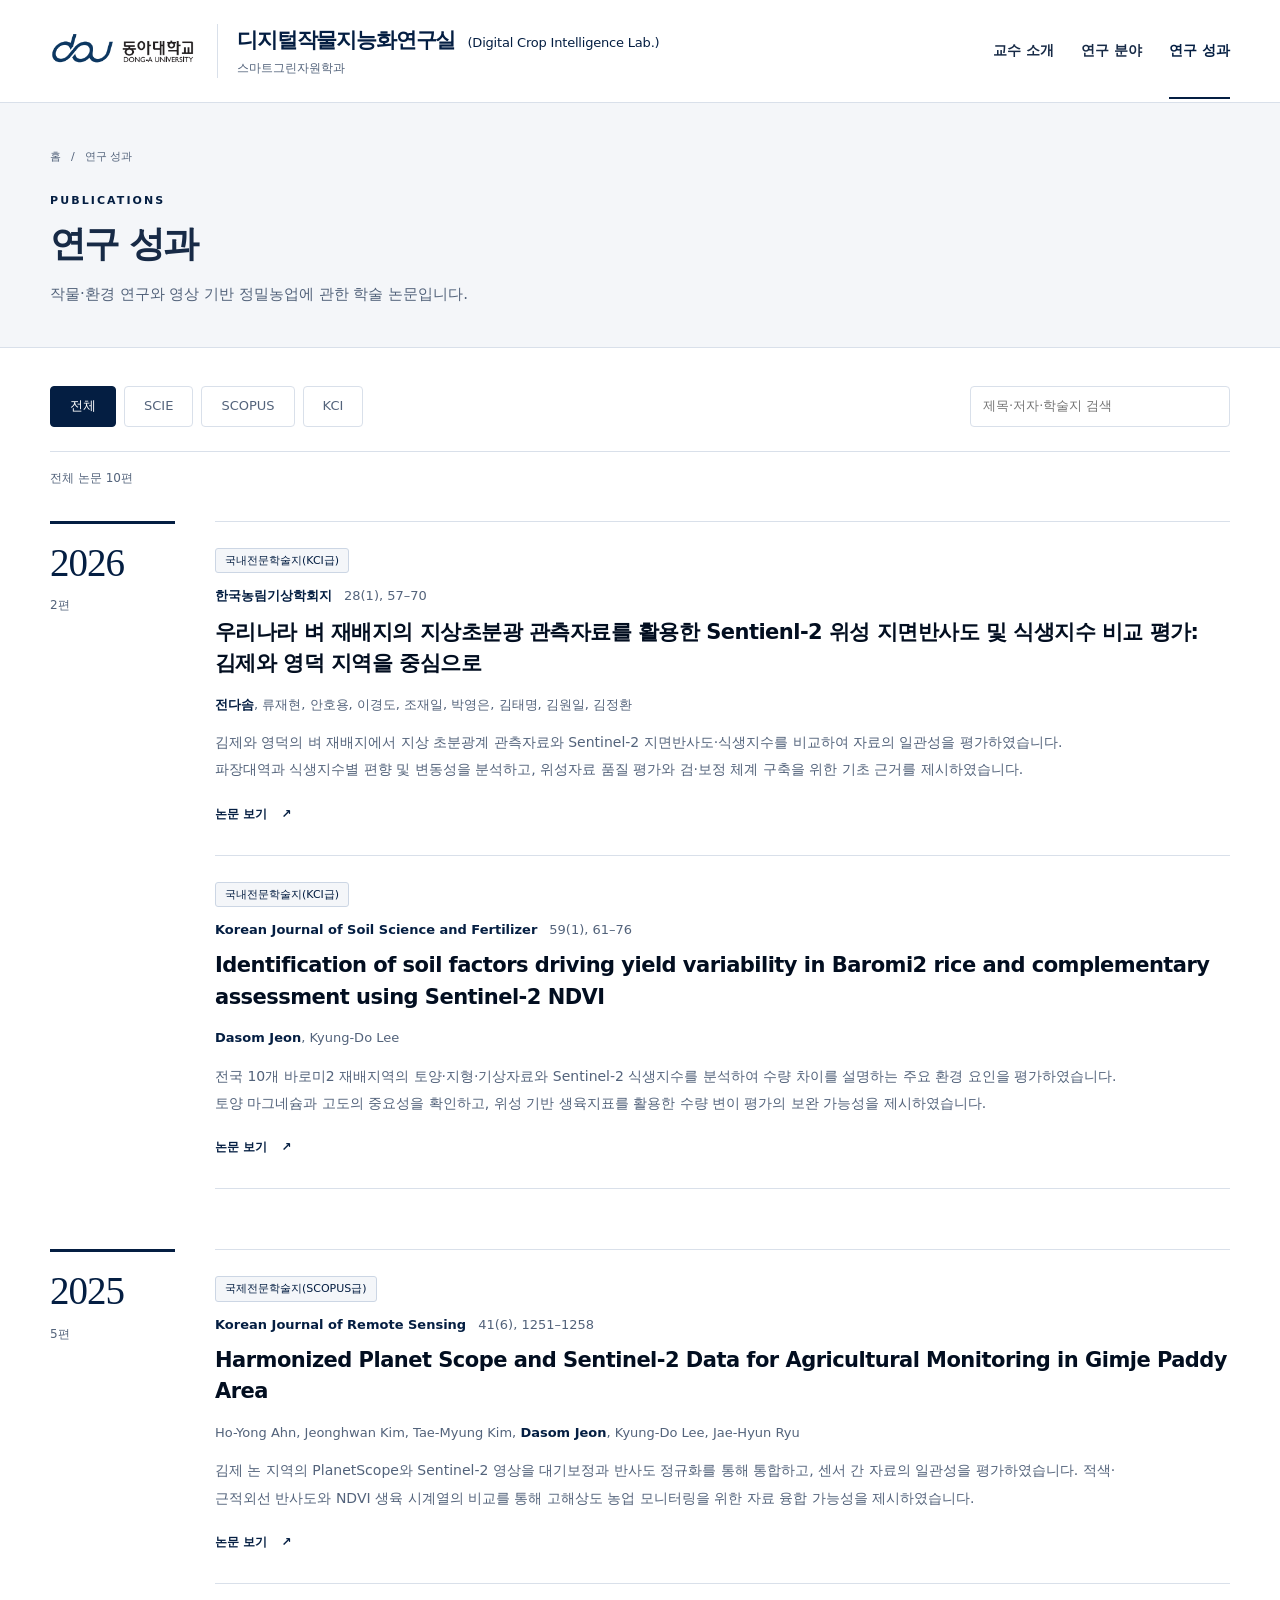
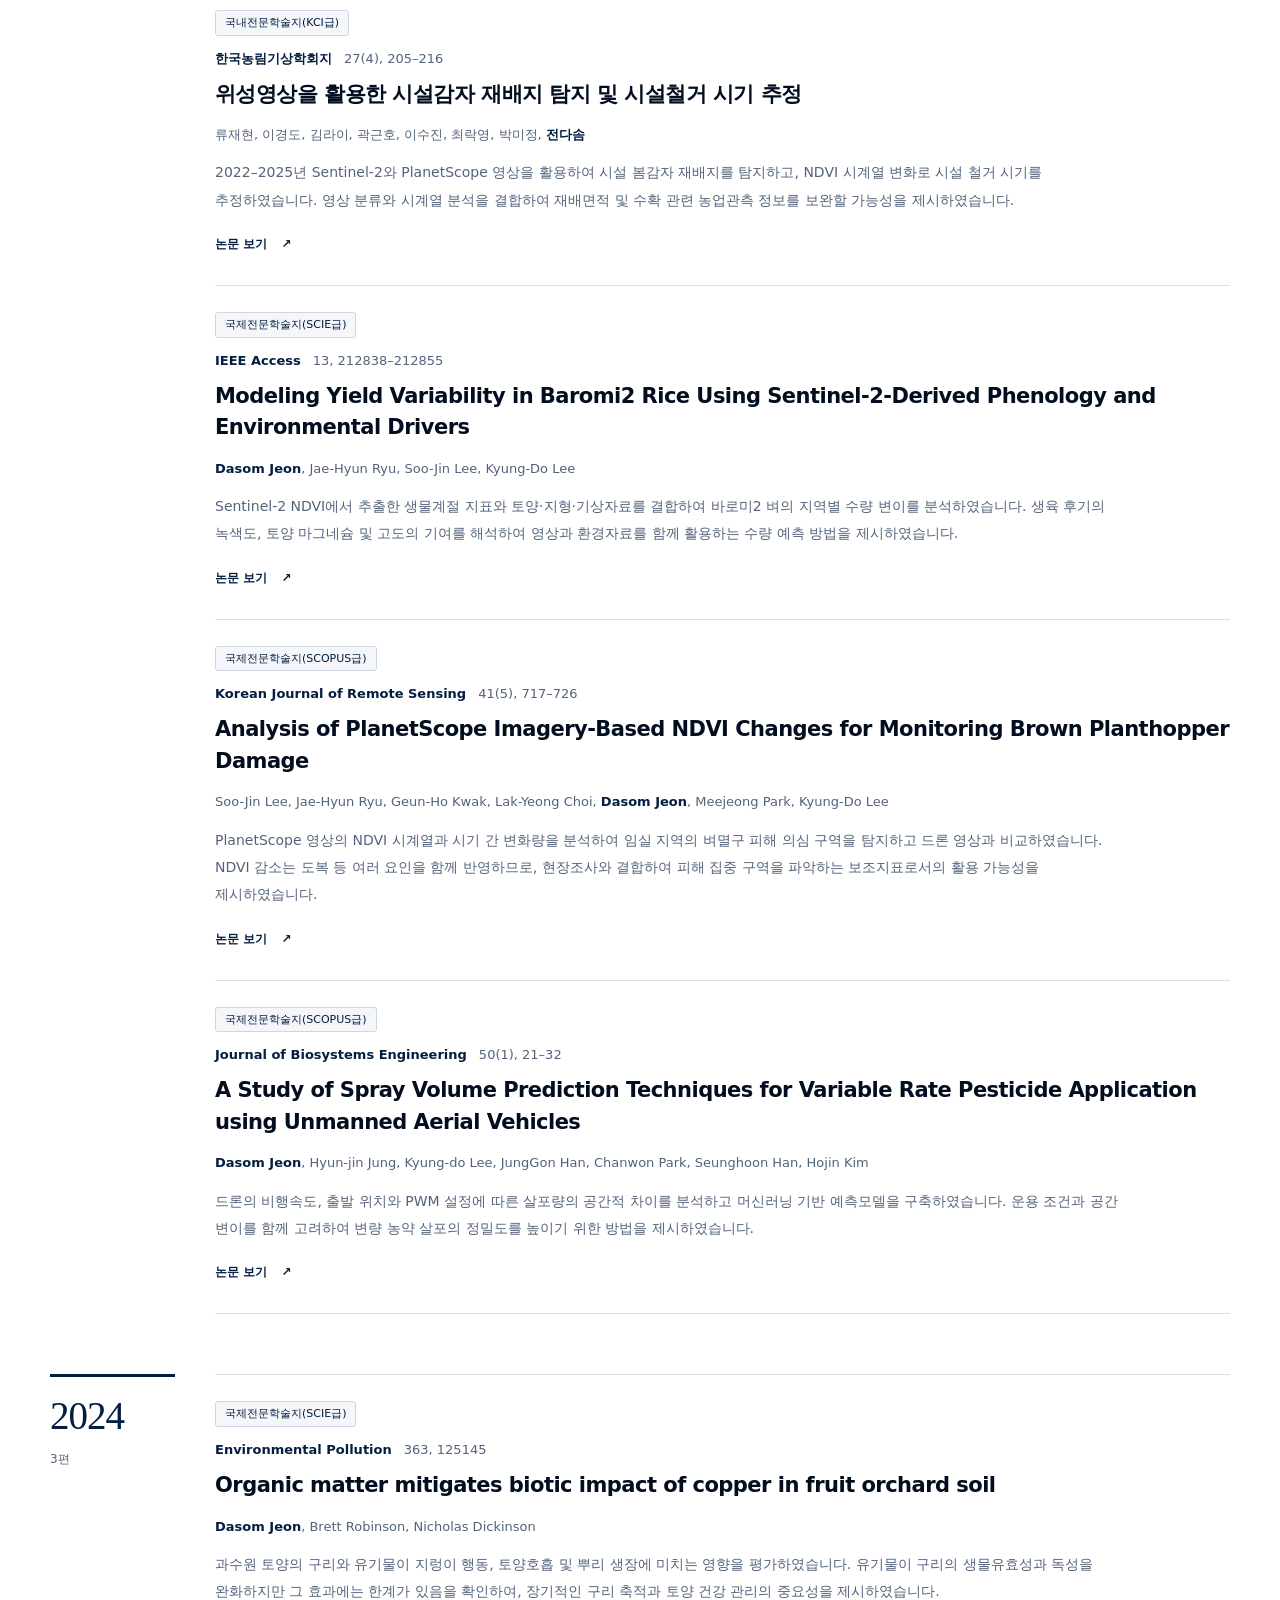
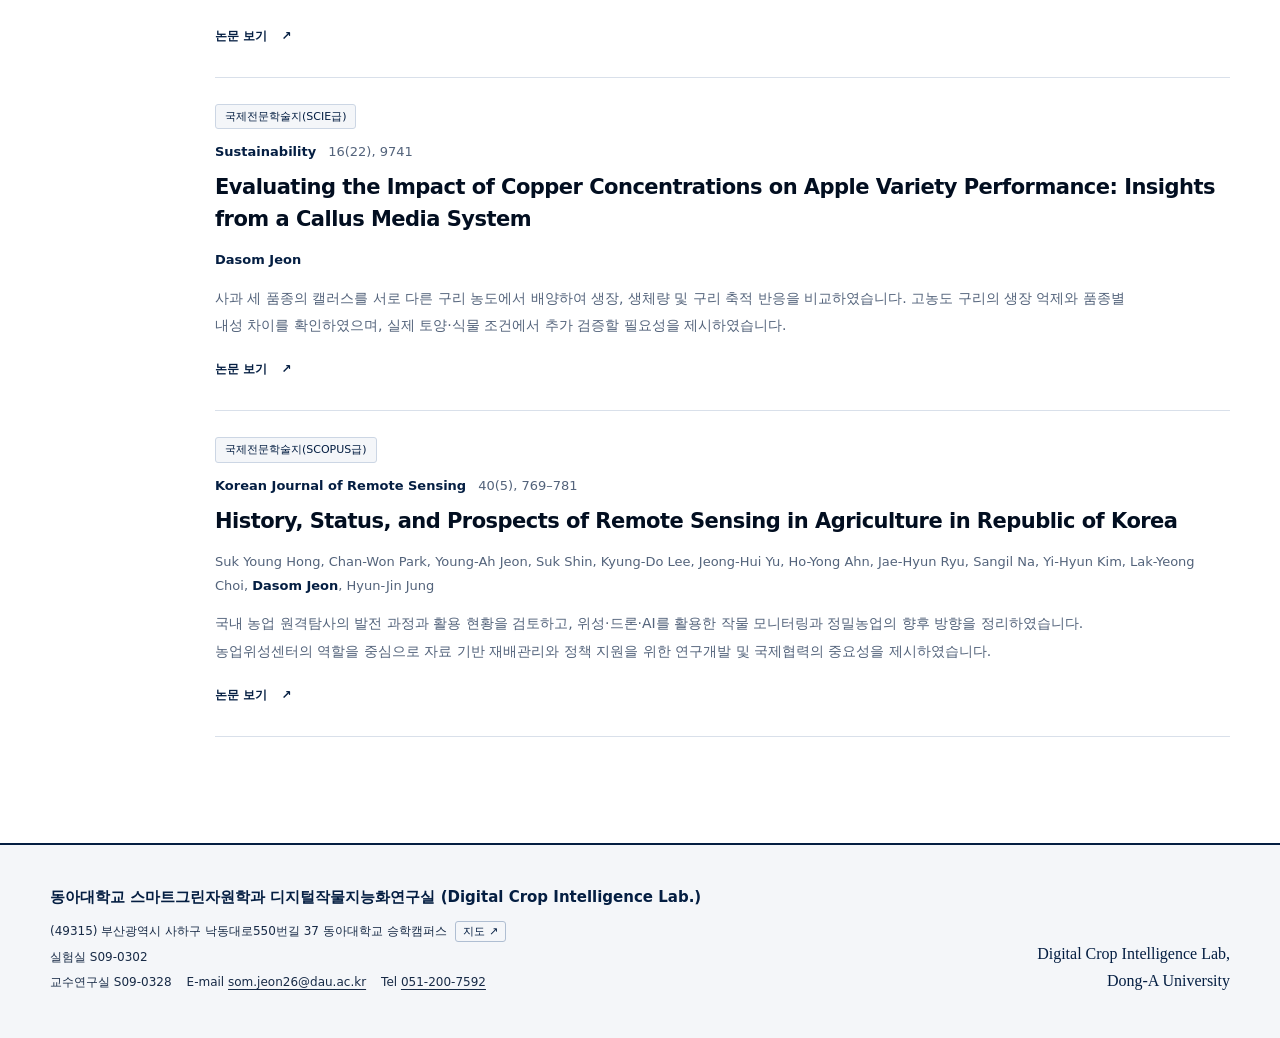
<file: publications.html>
<!doctype html>
<html lang="ko"><head><meta charset="utf-8"><meta name="viewport" content="width=device-width,initial-scale=1"><title>연구 성과 | 전다솜 · 디지털작물지능화연구실</title><meta name="description" content="전다솜 교수의 학술 논문 10편. 게재연도별 목록과 SCIE·SCOPUS·KCI 필터, 저자 및 한국어 요약을 제공합니다."><meta name="theme-color" content="#041e42"><link rel="icon" type="image/svg+xml" href="assets/favicon.svg"><link rel="stylesheet" href="styles.css"><script src="script.js" defer></script><noscript><style>.site-nav{display:block!important}.menu-toggle,.paper-tools{display:none!important}</style></noscript></head><body><a class="skip" href="#main">본문 바로가기</a><header class="site-header"><div class="wrap header-inner"><a class="brand" href="index.html" aria-label="동아대학교 디지털작물지능화연구실 홈"><img class="brand-logo" src="assets/donga-ui.png" alt="동아대학교 DONG-A UNIVERSITY" width="247" height="72"><span class="brand-text"><span class="brand-name">디지털작물지능화연구실 <span class="brand-en" lang="en">(Digital Crop Intelligence Lab.)</span></span><span class="brand-sub">스마트그린자원학과</span></span></a><button class="menu-toggle" type="button" aria-expanded="false" aria-controls="main-nav">메뉴</button><nav class="site-nav" id="main-nav" aria-label="주 메뉴"><ul><li><a href="about.html">교수 소개</a></li><li><a href="research.html">연구 분야</a></li><li><a href="publications.html" aria-current="page">연구 성과</a></li></ul></nav></div></header><main id="main" tabindex="-1"><section class="page-head"><div class="wrap"><div class="breadcrumbs"><a href="index.html">홈</a><span aria-hidden="true">/</span><span>연구 성과</span></div><div class="eyebrow">Publications</div><h1>연구 성과</h1><p>작물·환경 연구와 영상 기반 정밀농업에 관한 학술 논문입니다.</p></div></section><section class="section publications-section"><div class="wrap"><div class="paper-tools"><div class="filters" role="group" aria-label="학술지 분류별 논문 필터"><button class="filter" type="button" data-filter="all" aria-pressed="true">전체</button><button class="filter" type="button" data-filter="scie" aria-pressed="false">SCIE</button><button class="filter" type="button" data-filter="scopus" aria-pressed="false">SCOPUS</button><button class="filter" type="button" data-filter="kci" aria-pressed="false">KCI</button></div><div class="paper-search"><label class="sr-only" for="paper-search">논문 제목, 저자, 학술지 검색</label><input id="paper-search" type="search" placeholder="제목·저자·학술지 검색" autocomplete="off"></div></div><p class="paper-count" id="paper-count" aria-live="polite">전체 논문 10편</p><section class="publication-year" aria-labelledby="year-2026" data-year="2026"><div class="year-heading"><h2 id="year-2026">2026</h2><span class="year-count">2편</span></div><div class="year-papers"><article class="publication" data-category="kci" id="hyperspectral-2026"><div class="publication-class">국내전문학술지(KCI급)</div><p class="publication-journal">한국농림기상학회지<span>28(1), 57–70</span></p><h3>우리나라 벼 재배지의 지상초분광 관측자료를 활용한 Sentienl-2 위성 지면반사도 및 식생지수 비교 평가: 김제와 영덕 지역을 중심으로</h3><p class="publication-authors"><strong>전다솜</strong>, 류재현, 안호용, 이경도, 조재일, 박영은, 김태명, 김원일, 김정환</p><p class="publication-summary">김제와 영덕의 벼 재배지에서 지상 초분광계 관측자료와 Sentinel-2 지면반사도·식생지수를 비교하여 자료의 일관성을 평가하였습니다. 파장대역과 식생지수별 편향 및 변동성을 분석하고, 위성자료 품질 평가와 검·보정 체계 구축을 위한 기초 근거를 제시하였습니다.</p><a class="text-link publication-link" href="https://doi.org/10.5532/KJAFM.2026.28.1.57" target="_blank" rel="noopener noreferrer">논문 보기 <span aria-hidden="true">↗</span><span class="sr-only">: 우리나라 벼 재배지의 지상초분광 관측자료를 활용한 Sentienl-2 위성 지면반사도 및 식생지수 비교 평가: 김제와 영덕 지역을 중심으로</span></a></article><article class="publication" data-category="kci" id="soil-baromi2-2026"><div class="publication-class">국내전문학술지(KCI급)</div><p class="publication-journal">Korean Journal of Soil Science and Fertilizer<span>59(1), 61–76</span></p><h3>Identification of soil factors driving yield variability in Baromi2 rice and complementary assessment using Sentinel-2 NDVI</h3><p class="publication-authors"><strong>Dasom Jeon</strong>, Kyung-Do Lee</p><p class="publication-summary">전국 10개 바로미2 재배지역의 토양·지형·기상자료와 Sentinel-2 식생지수를 분석하여 수량 차이를 설명하는 주요 환경 요인을 평가하였습니다. 토양 마그네슘과 고도의 중요성을 확인하고, 위성 기반 생육지표를 활용한 수량 변이 평가의 보완 가능성을 제시하였습니다.</p><a class="text-link publication-link" href="https://doi.org/10.7745/KJSSF.2026.59.1.061" target="_blank" rel="noopener noreferrer">논문 보기 <span aria-hidden="true">↗</span><span class="sr-only">: Identification of soil factors driving yield variability in Baromi2 rice and complementary assessment using Sentinel-2 NDVI</span></a></article></div></section><section class="publication-year" aria-labelledby="year-2025" data-year="2025"><div class="year-heading"><h2 id="year-2025">2025</h2><span class="year-count">5편</span></div><div class="year-papers"><article class="publication" data-category="scopus" id="harmonized-2025"><div class="publication-class">국제전문학술지(SCOPUS급)</div><p class="publication-journal">Korean Journal of Remote Sensing<span>41(6), 1251–1258</span></p><h3>Harmonized Planet Scope and Sentinel-2 Data for Agricultural Monitoring in Gimje Paddy Area</h3><p class="publication-authors">Ho-Yong Ahn, Jeonghwan Kim, Tae-Myung Kim, <strong>Dasom Jeon</strong>, Kyung-Do Lee, Jae-Hyun Ryu</p><p class="publication-summary">김제 논 지역의 PlanetScope와 Sentinel-2 영상을 대기보정과 반사도 정규화를 통해 통합하고, 센서 간 자료의 일관성을 평가하였습니다. 적색·근적외선 반사도와 NDVI 생육 시계열의 비교를 통해 고해상도 농업 모니터링을 위한 자료 융합 가능성을 제시하였습니다.</p><a class="text-link publication-link" href="https://doi.org/10.7780/kjrs.2025.41.6.22" target="_blank" rel="noopener noreferrer">논문 보기 <span aria-hidden="true">↗</span><span class="sr-only">: Harmonized Planet Scope and Sentinel-2 Data for Agricultural Monitoring in Gimje Paddy Area</span></a></article><article class="publication" data-category="kci" id="potato-2025"><div class="publication-class">국내전문학술지(KCI급)</div><p class="publication-journal">한국농림기상학회지<span>27(4), 205–216</span></p><h3>위성영상을 활용한 시설감자 재배지 탐지 및 시설철거 시기 추정</h3><p class="publication-authors">류재현, 이경도, 김라이, 곽근호, 이수진, 최락영, 박미정, <strong>전다솜</strong></p><p class="publication-summary">2022–2025년 Sentinel-2와 PlanetScope 영상을 활용하여 시설 봄감자 재배지를 탐지하고, NDVI 시계열 변화로 시설 철거 시기를 추정하였습니다. 영상 분류와 시계열 분석을 결합하여 재배면적 및 수확 관련 농업관측 정보를 보완할 가능성을 제시하였습니다.</p><a class="text-link publication-link" href="https://doi.org/10.5532/KJAFM.2025.27.4.205" target="_blank" rel="noopener noreferrer">논문 보기 <span aria-hidden="true">↗</span><span class="sr-only">: 위성영상을 활용한 시설감자 재배지 탐지 및 시설철거 시기 추정</span></a></article><article class="publication" data-category="scie" id="yield-baromi2-2025"><div class="publication-class">국제전문학술지(SCIE급)</div><p class="publication-journal">IEEE Access<span>13, 212838–212855</span></p><h3>Modeling Yield Variability in Baromi2 Rice Using Sentinel-2-Derived Phenology and Environmental Drivers</h3><p class="publication-authors"><strong>Dasom Jeon</strong>, Jae-Hyun Ryu, Soo-Jin Lee, Kyung-Do Lee</p><p class="publication-summary">Sentinel-2 NDVI에서 추출한 생물계절 지표와 토양·지형·기상자료를 결합하여 바로미2 벼의 지역별 수량 변이를 분석하였습니다. 생육 후기의 녹색도, 토양 마그네슘 및 고도의 기여를 해석하여 영상과 환경자료를 함께 활용하는 수량 예측 방법을 제시하였습니다.</p><a class="text-link publication-link" href="https://doi.org/10.1109/ACCESS.2025.3640184" target="_blank" rel="noopener noreferrer">논문 보기 <span aria-hidden="true">↗</span><span class="sr-only">: Modeling Yield Variability in Baromi2 Rice Using Sentinel-2-Derived Phenology and Environmental Drivers</span></a></article><article class="publication" data-category="scopus" id="planthopper-2025"><div class="publication-class">국제전문학술지(SCOPUS급)</div><p class="publication-journal">Korean Journal of Remote Sensing<span>41(5), 717–726</span></p><h3>Analysis of PlanetScope Imagery-Based NDVI Changes for Monitoring Brown Planthopper Damage</h3><p class="publication-authors">Soo-Jin Lee, Jae-Hyun Ryu, Geun-Ho Kwak, Lak-Yeong Choi, <strong>Dasom Jeon</strong>, Meejeong Park, Kyung-Do Lee</p><p class="publication-summary">PlanetScope 영상의 NDVI 시계열과 시기 간 변화량을 분석하여 임실 지역의 벼멸구 피해 의심 구역을 탐지하고 드론 영상과 비교하였습니다. NDVI 감소는 도복 등 여러 요인을 함께 반영하므로, 현장조사와 결합하여 피해 집중 구역을 파악하는 보조지표로서의 활용 가능성을 제시하였습니다.</p><a class="text-link publication-link" href="https://doi.org/10.7780/kjrs.2025.41.5.2" target="_blank" rel="noopener noreferrer">논문 보기 <span aria-hidden="true">↗</span><span class="sr-only">: Analysis of PlanetScope Imagery-Based NDVI Changes for Monitoring Brown Planthopper Damage</span></a></article><article class="publication" data-category="scopus" id="spray-2025"><div class="publication-class">국제전문학술지(SCOPUS급)</div><p class="publication-journal">Journal of Biosystems Engineering<span>50(1), 21–32</span></p><h3>A Study of Spray Volume Prediction Techniques for Variable Rate Pesticide Application using Unmanned Aerial Vehicles</h3><p class="publication-authors"><strong>Dasom Jeon</strong>, Hyun-jin Jung, Kyung-do Lee, JungGon Han, Chanwon Park, Seunghoon Han, Hojin Kim</p><p class="publication-summary">드론의 비행속도, 출발 위치와 PWM 설정에 따른 살포량의 공간적 차이를 분석하고 머신러닝 기반 예측모델을 구축하였습니다. 운용 조건과 공간 변이를 함께 고려하여 변량 농약 살포의 정밀도를 높이기 위한 방법을 제시하였습니다.</p><a class="text-link publication-link" href="https://doi.org/10.1007/s42853-024-00249-6" target="_blank" rel="noopener noreferrer">논문 보기 <span aria-hidden="true">↗</span><span class="sr-only">: A Study of Spray Volume Prediction Techniques for Variable Rate Pesticide Application using Unmanned Aerial Vehicles</span></a></article></div></section><section class="publication-year" aria-labelledby="year-2024" data-year="2024"><div class="year-heading"><h2 id="year-2024">2024</h2><span class="year-count">3편</span></div><div class="year-papers"><article class="publication" data-category="scie" id="organic-copper-2024"><div class="publication-class">국제전문학술지(SCIE급)</div><p class="publication-journal">Environmental Pollution<span>363, 125145</span></p><h3>Organic matter mitigates biotic impact of copper in fruit orchard soil</h3><p class="publication-authors"><strong>Dasom Jeon</strong>, Brett Robinson, Nicholas Dickinson</p><p class="publication-summary">과수원 토양의 구리와 유기물이 지렁이 행동, 토양호흡 및 뿌리 생장에 미치는 영향을 평가하였습니다. 유기물이 구리의 생물유효성과 독성을 완화하지만 그 효과에는 한계가 있음을 확인하여, 장기적인 구리 축적과 토양 건강 관리의 중요성을 제시하였습니다.</p><a class="text-link publication-link" href="https://doi.org/10.1016/j.envpol.2024.125145" target="_blank" rel="noopener noreferrer">논문 보기 <span aria-hidden="true">↗</span><span class="sr-only">: Organic matter mitigates biotic impact of copper in fruit orchard soil</span></a></article><article class="publication" data-category="scie" id="apple-copper-2024"><div class="publication-class">국제전문학술지(SCIE급)</div><p class="publication-journal">Sustainability<span>16(22), 9741</span></p><h3>Evaluating the Impact of Copper Concentrations on Apple Variety Performance: Insights from a Callus Media System</h3><p class="publication-authors"><strong>Dasom Jeon</strong></p><p class="publication-summary">사과 세 품종의 캘러스를 서로 다른 구리 농도에서 배양하여 생장, 생체량 및 구리 축적 반응을 비교하였습니다. 고농도 구리의 생장 억제와 품종별 내성 차이를 확인하였으며, 실제 토양·식물 조건에서 추가 검증할 필요성을 제시하였습니다.</p><a class="text-link publication-link" href="https://doi.org/10.3390/su16229741" target="_blank" rel="noopener noreferrer">논문 보기 <span aria-hidden="true">↗</span><span class="sr-only">: Evaluating the Impact of Copper Concentrations on Apple Variety Performance: Insights from a Callus Media System</span></a></article><article class="publication" data-category="scopus" id="history-2024"><div class="publication-class">국제전문학술지(SCOPUS급)</div><p class="publication-journal">Korean Journal of Remote Sensing<span>40(5), 769–781</span></p><h3>History, Status, and Prospects of Remote Sensing in Agriculture in Republic of Korea</h3><p class="publication-authors">Suk Young Hong, Chan-Won Park, Young-Ah Jeon, Suk Shin, Kyung-Do Lee, Jeong-Hui Yu, Ho-Yong Ahn, Jae-Hyun Ryu, Sangil Na, Yi-Hyun Kim, Lak-Yeong Choi, <strong>Dasom Jeon</strong>, Hyun-Jin Jung</p><p class="publication-summary">국내 농업 원격탐사의 발전 과정과 활용 현황을 검토하고, 위성·드론·AI를 활용한 작물 모니터링과 정밀농업의 향후 방향을 정리하였습니다. 농업위성센터의 역할을 중심으로 자료 기반 재배관리와 정책 지원을 위한 연구개발 및 국제협력의 중요성을 제시하였습니다.</p><a class="text-link publication-link" href="https://doi.org/10.7780/kjrs.2024.40.5.2.7" target="_blank" rel="noopener noreferrer">논문 보기 <span aria-hidden="true">↗</span><span class="sr-only">: History, Status, and Prospects of Remote Sensing in Agriculture in Republic of Korea</span></a></article></div></section><div class="no-results" id="no-results" hidden><p>조건에 맞는 논문이 없습니다.</p><button class="btn secondary" type="button" id="reset-papers">전체 논문 보기</button></div></div></section></main><footer class="site-footer"><div class="wrap footer-main"><div class="footer-info"><strong>동아대학교 스마트그린자원학과 디지털작물지능화연구실 <span lang="en">(Digital Crop Intelligence Lab.)</span></strong><p>(49315) 부산광역시 사하구 낙동대로550번길 37 동아대학교 승학캠퍼스 <a class="footer-map" href="https://map.kakao.com/?q=%EB%8F%99%EC%95%84%EB%8C%80%ED%95%99%EA%B5%90%20%EC%8A%B9%ED%95%99%EC%BA%A0%ED%8D%BC%EC%8A%A4" target="_blank" rel="noopener noreferrer">지도 <span aria-hidden="true">↗</span></a></p><p>실험실 S09-0302</p><p class="footer-contact"><span>교수연구실 S09-0328</span><span>E-mail <a href="mailto:som.jeon26@dau.ac.kr">som.jeon26@dau.ac.kr</a></span><span>Tel <a href="tel:+82512007592">051-200-7592</a></span></p></div><p class="footer-signature" lang="en">Digital Crop Intelligence Lab,<br>Dong-A University</p></div></footer></body></html>
</file>
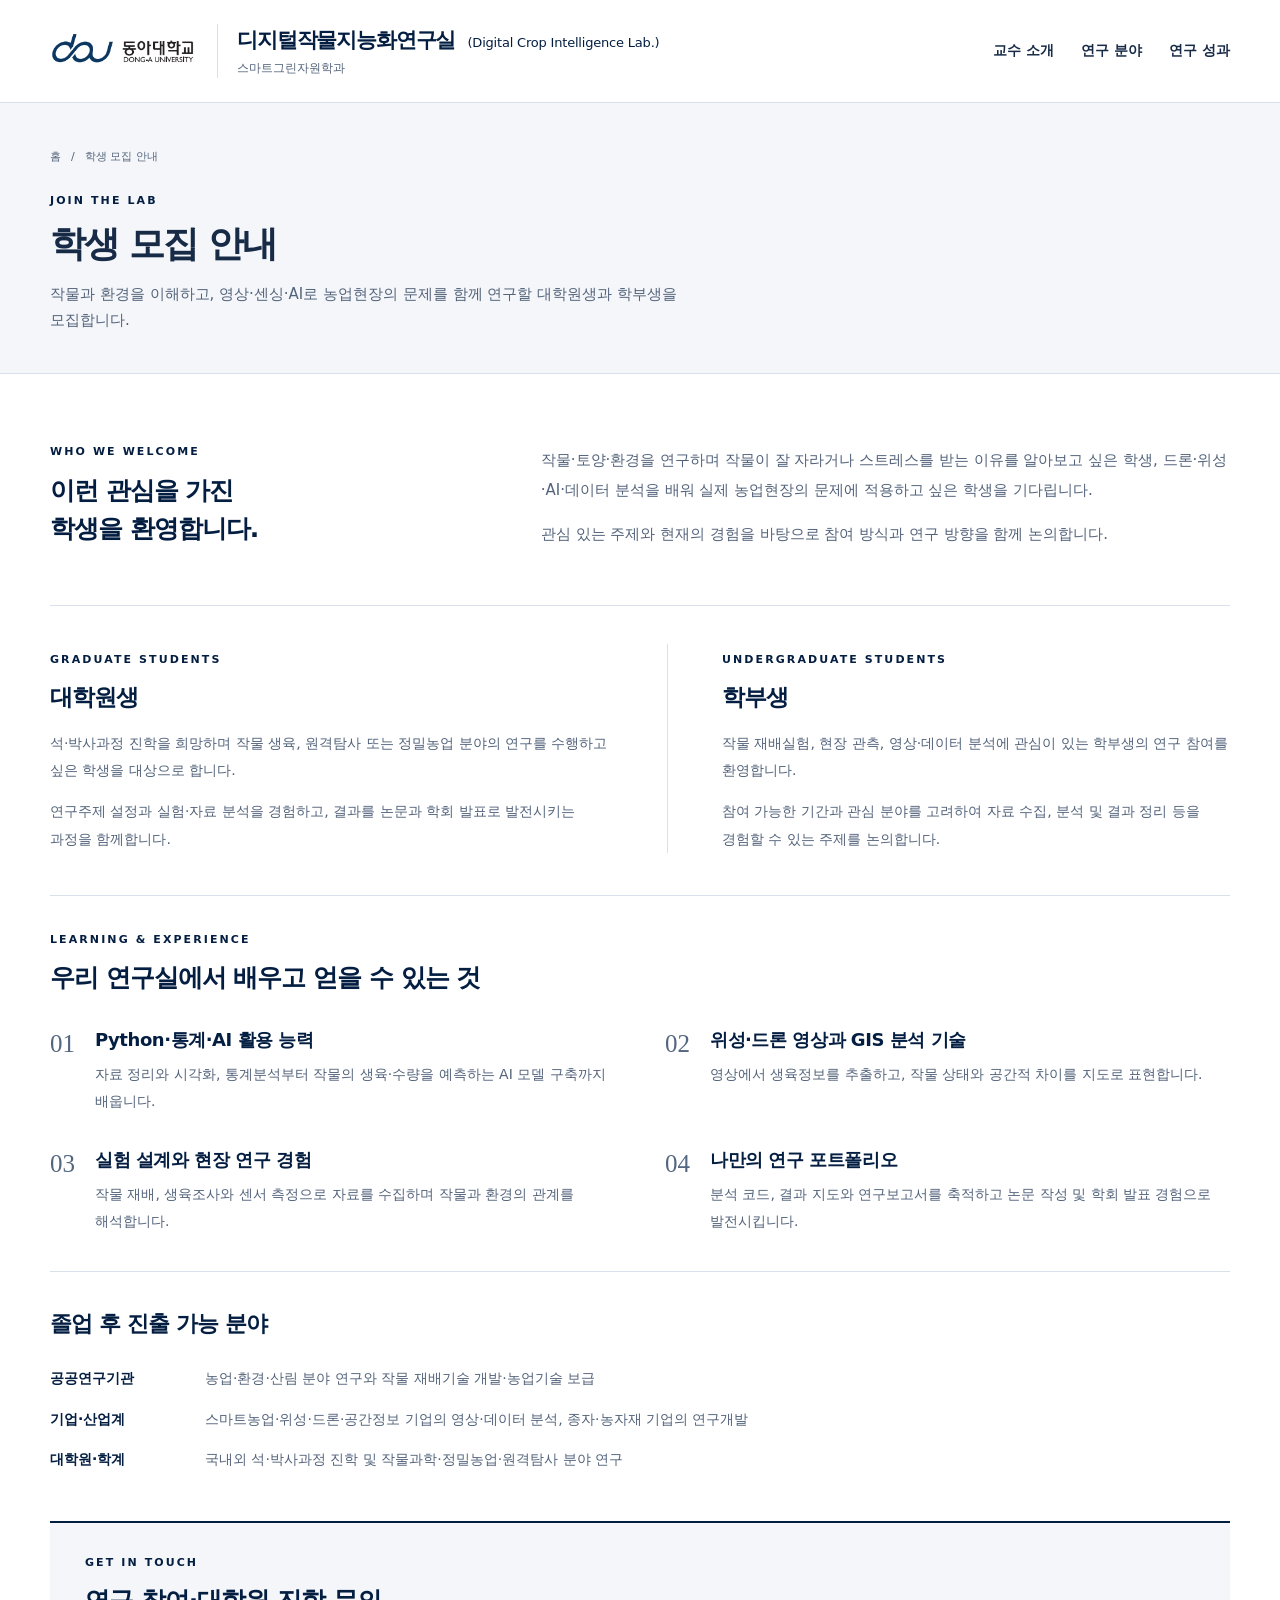
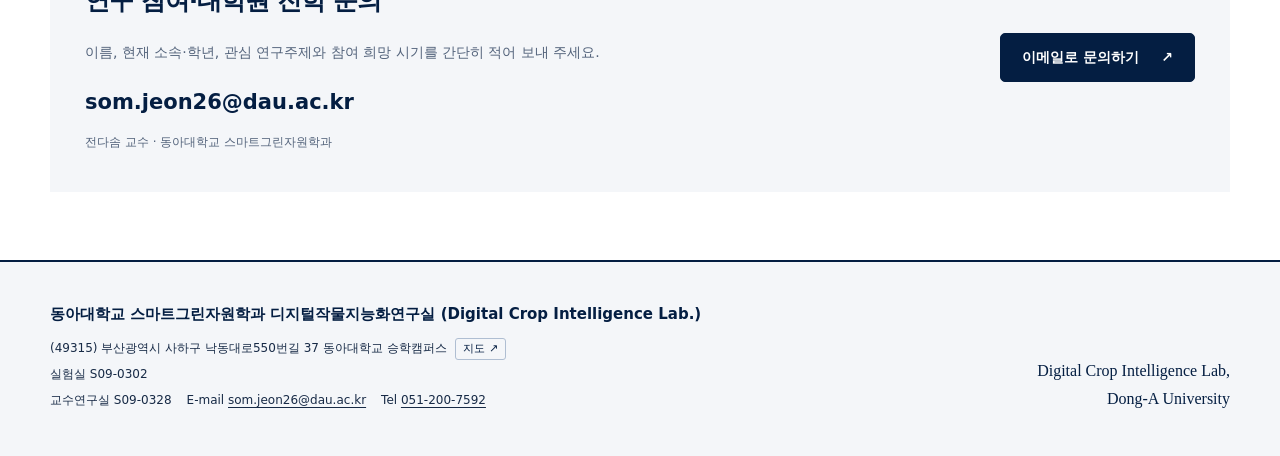
<file: recruit.html>
<!doctype html>
<html lang="ko"><head><meta charset="utf-8"><meta name="viewport" content="width=device-width,initial-scale=1"><title>학생 모집 안내 | 전다솜 · 디지털작물지능화연구실</title><meta name="description" content="디지털작물지능화연구실의 대학원생·학부생 모집 안내. 영상·AI 분석과 실험·현장 연구를 함께 경험할 학생을 환영합니다."><meta name="theme-color" content="#041e42"><link rel="icon" type="image/svg+xml" href="assets/favicon.svg"><link rel="stylesheet" href="styles.css"><script src="script.js" defer></script><noscript><style>.site-nav{display:block!important}.menu-toggle,.paper-tools{display:none!important}</style></noscript></head><body><a class="skip" href="#main">본문 바로가기</a><header class="site-header"><div class="wrap header-inner"><a class="brand" href="index.html" aria-label="동아대학교 디지털작물지능화연구실 홈"><img class="brand-logo" src="assets/donga-ui.png" alt="동아대학교 DONG-A UNIVERSITY" width="247" height="72"><span class="brand-text"><span class="brand-name">디지털작물지능화연구실 <span class="brand-en" lang="en">(Digital Crop Intelligence Lab.)</span></span><span class="brand-sub">스마트그린자원학과</span></span></a><button class="menu-toggle" type="button" aria-expanded="false" aria-controls="main-nav">메뉴</button><nav class="site-nav" id="main-nav" aria-label="주 메뉴"><ul><li><a href="about.html">교수 소개</a></li><li><a href="research.html">연구 분야</a></li><li><a href="publications.html">연구 성과</a></li></ul></nav></div></header><main id="main" tabindex="-1"><section class="page-head"><div class="wrap"><div class="breadcrumbs"><a href="index.html">홈</a><span aria-hidden="true">/</span><span>학생 모집 안내</span></div><div class="eyebrow">Join the Lab</div><h1>학생 모집 안내</h1><p>작물과 환경을 이해하고, 영상·센싱·AI로 농업현장의 문제를 함께 연구할 대학원생과 학부생을 모집합니다.</p></div></section><section class="section"><div class="wrap recruit-content"><section class="join-intro"><div><div class="eyebrow">Who We Welcome</div><h2>이런 관심을 가진 <br>학생을 환영합니다.</h2></div><div><p>작물·토양·환경을 연구하며 작물이 잘 자라거나 스트레스를 받는 이유를 알아보고 싶은 학생, 드론·위성·AI·데이터 분석을 배워 실제 농업현장의 문제에 적용하고 싶은 학생을 기다립니다.</p><p>관심 있는 주제와 현재의 경험을 바탕으로 참여 방식과 연구 방향을 함께 논의합니다.</p></div></section><div class="join-tracks"><section><span class="eyebrow">Graduate Students</span><h2>대학원생</h2><p>석·박사과정 진학을 희망하며 작물 생육, 원격탐사 또는 정밀농업 분야의 연구를 수행하고 싶은 학생을 대상으로 합니다.</p><p>연구주제 설정과 실험·자료 분석을 경험하고, 결과를 논문과 학회 발표로 발전시키는 과정을 함께합니다.</p></section><section><span class="eyebrow">Undergraduate Students</span><h2>학부생</h2><p>작물 재배실험, 현장 관측, 영상·데이터 분석에 관심이 있는 학부생의 연구 참여를 환영합니다.</p><p>참여 가능한 기간과 관심 분야를 고려하여 자료 수집, 분석 및 결과 정리 등을 경험할 수 있는 주제를 논의합니다.</p></section></div><section class="learning-section"><div class="eyebrow">Learning & Experience</div><h2>우리 연구실에서 배우고 얻을 수 있는 것</h2><ol class="learning-list"><li><span>01</span><div><h3>Python·통계·AI 활용 능력</h3><p>자료 정리와 시각화, 통계분석부터 작물의 생육·수량을 예측하는 AI 모델 구축까지 배웁니다.</p></div></li><li><span>02</span><div><h3>위성·드론 영상과 GIS 분석 기술</h3><p>영상에서 생육정보를 추출하고, 작물 상태와 공간적 차이를 지도로 표현합니다.</p></div></li><li><span>03</span><div><h3>실험 설계와 현장 연구 경험</h3><p>작물 재배, 생육조사와 센서 측정으로 자료를 수집하며 작물과 환경의 관계를 해석합니다.</p></div></li><li><span>04</span><div><h3>나만의 연구 포트폴리오</h3><p>분석 코드, 결과 지도와 연구보고서를 축적하고 논문 작성 및 학회 발표 경험으로 발전시킵니다.</p></div></li></ol></section><section class="career-section"><h2>졸업 후 진출 가능 분야</h2><dl><dt>공공연구기관</dt><dd>농업·환경·산림 분야 연구와 작물 재배기술 개발·농업기술 보급</dd><dt>기업·산업계</dt><dd>스마트농업·위성·드론·공간정보 기업의 영상·데이터 분석, 종자·농자재 기업의 연구개발</dd><dt>대학원·학계</dt><dd>국내외 석·박사과정 진학 및 작물과학·정밀농업·원격탐사 분야 연구</dd></dl></section><section class="join-contact"><div><div class="eyebrow">Get in Touch</div><h2>연구 참여·대학원 진학 문의</h2><p>이름, 현재 소속·학년, 관심 연구주제와 참여 희망 시기를 간단히 적어 보내 주세요.</p><p class="join-email"><a href="mailto:som.jeon26@dau.ac.kr">som.jeon26@dau.ac.kr</a></p><p class="subtle-note">전다솜 교수 · 동아대학교 스마트그린자원학과</p></div><a class="btn primary" href="mailto:som.jeon26@dau.ac.kr">이메일로 문의하기 <span aria-hidden="true">↗</span></a></section></div></section></main><footer class="site-footer"><div class="wrap footer-main"><div class="footer-info"><strong>동아대학교 스마트그린자원학과 디지털작물지능화연구실 <span lang="en">(Digital Crop Intelligence Lab.)</span></strong><p>(49315) 부산광역시 사하구 낙동대로550번길 37 동아대학교 승학캠퍼스 <a class="footer-map" href="https://map.kakao.com/?q=%EB%8F%99%EC%95%84%EB%8C%80%ED%95%99%EA%B5%90%20%EC%8A%B9%ED%95%99%EC%BA%A0%ED%8D%BC%EC%8A%A4" target="_blank" rel="noopener noreferrer">지도 <span aria-hidden="true">↗</span></a></p><p>실험실 S09-0302</p><p class="footer-contact"><span>교수연구실 S09-0328</span><span>E-mail <a href="mailto:som.jeon26@dau.ac.kr">som.jeon26@dau.ac.kr</a></span><span>Tel <a href="tel:+82512007592">051-200-7592</a></span></p></div><p class="footer-signature" lang="en">Digital Crop Intelligence Lab,<br>Dong-A University</p></div></footer></body></html>
</file>
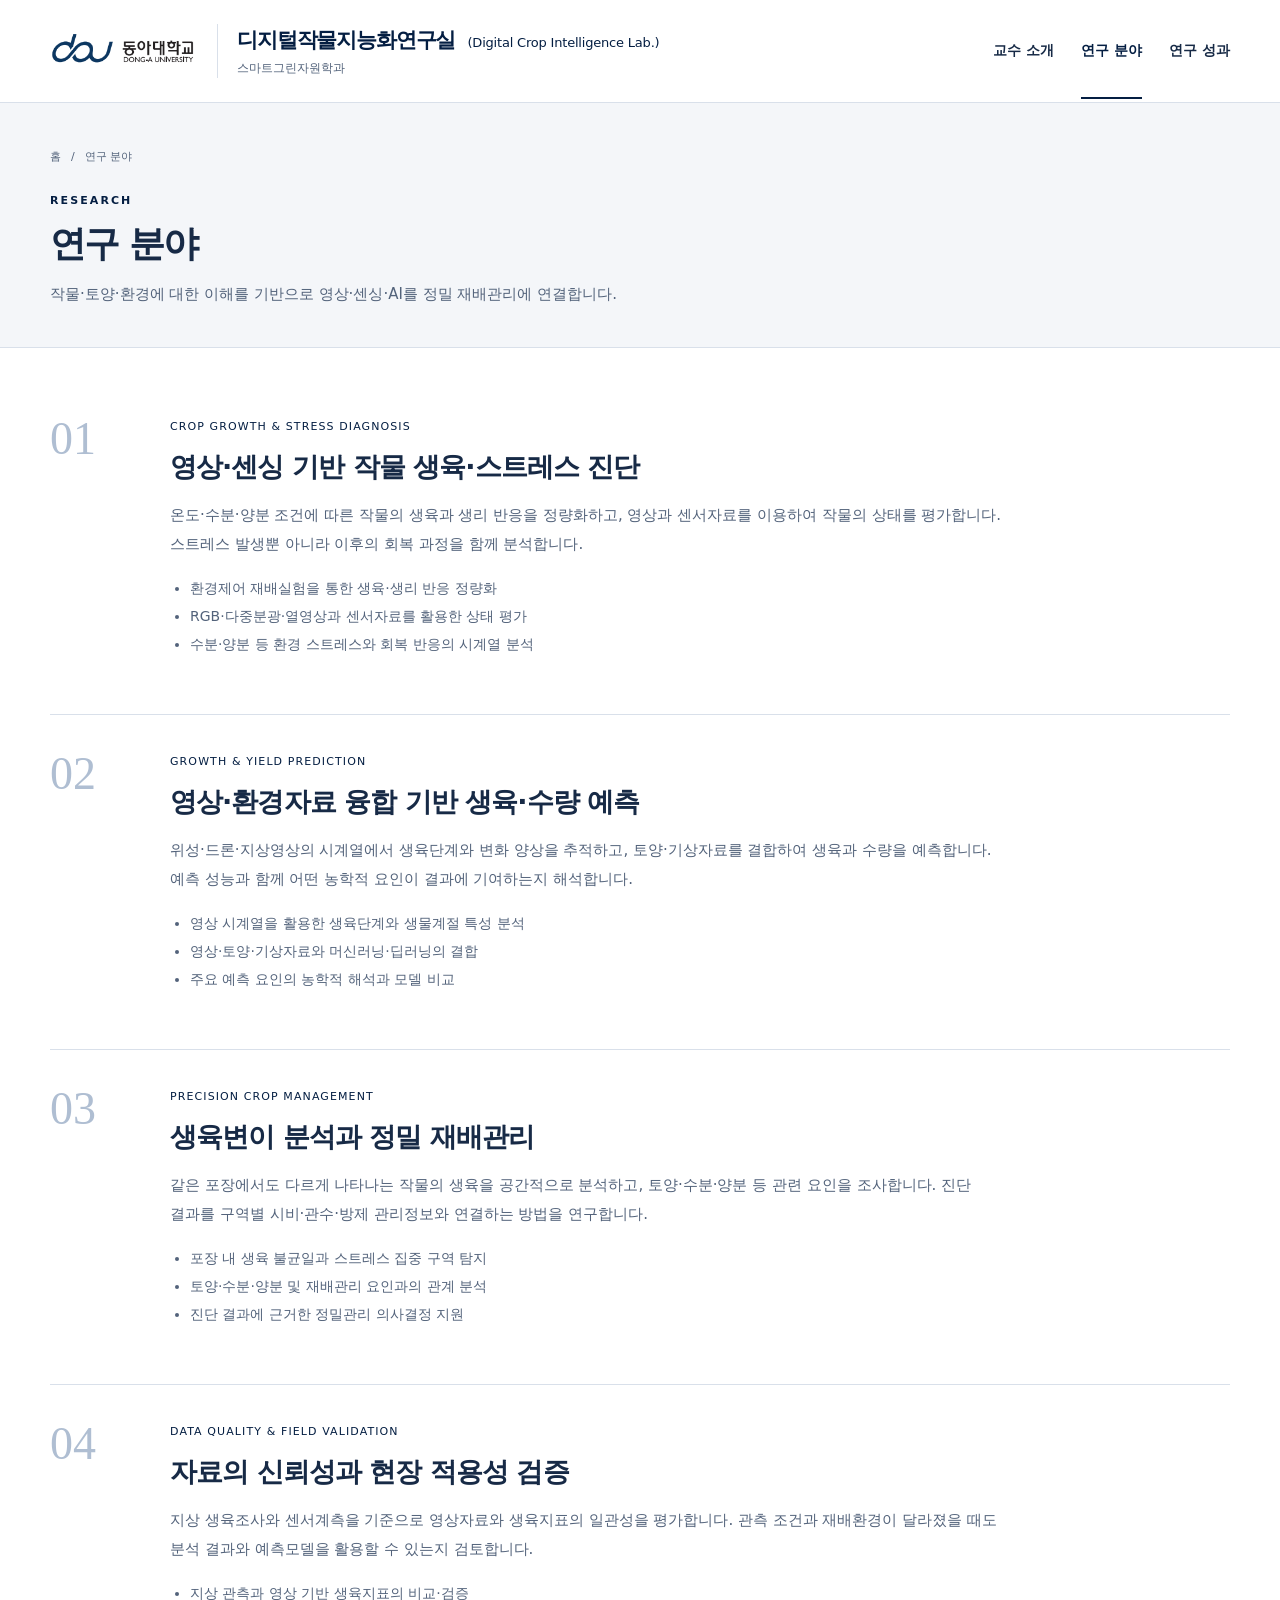
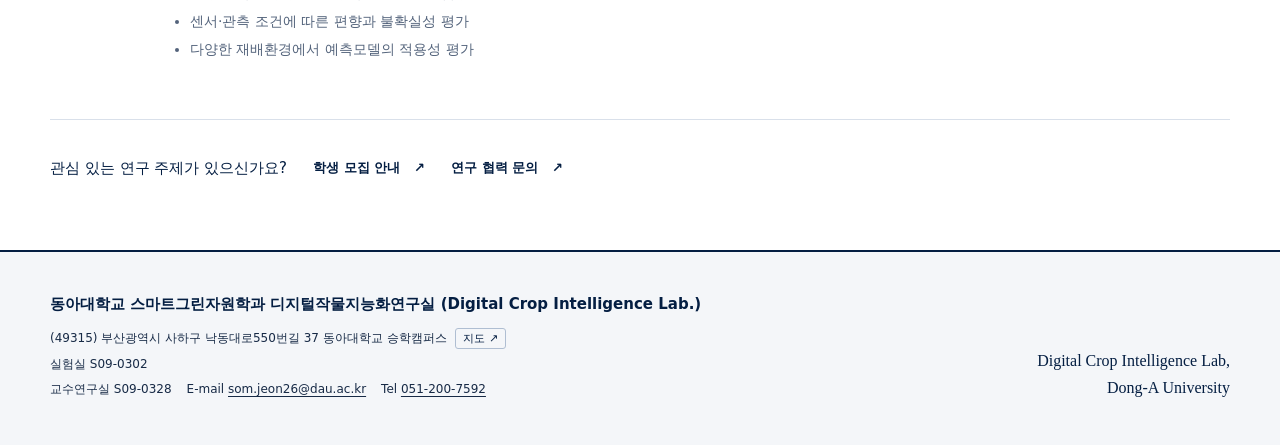
<file: research.html>
<!doctype html>
<html lang="ko"><head><meta charset="utf-8"><meta name="viewport" content="width=device-width,initial-scale=1"><title>연구 분야 | 전다솜 · 디지털작물지능화연구실</title><meta name="description" content="영상·센싱 기반 작물 진단, 생육·수량 예측, 정밀 재배관리, 자료·모델 검증의 네 연구 분야를 소개합니다."><meta name="theme-color" content="#041e42"><link rel="icon" type="image/svg+xml" href="assets/favicon.svg"><link rel="stylesheet" href="styles.css"><script src="script.js" defer></script><noscript><style>.site-nav{display:block!important}.menu-toggle,.paper-tools{display:none!important}</style></noscript></head><body><a class="skip" href="#main">본문 바로가기</a><header class="site-header"><div class="wrap header-inner"><a class="brand" href="index.html" aria-label="동아대학교 디지털작물지능화연구실 홈"><img class="brand-logo" src="assets/donga-ui.png" alt="동아대학교 DONG-A UNIVERSITY" width="247" height="72"><span class="brand-text"><span class="brand-name">디지털작물지능화연구실 <span class="brand-en" lang="en">(Digital Crop Intelligence Lab.)</span></span><span class="brand-sub">스마트그린자원학과</span></span></a><button class="menu-toggle" type="button" aria-expanded="false" aria-controls="main-nav">메뉴</button><nav class="site-nav" id="main-nav" aria-label="주 메뉴"><ul><li><a href="about.html">교수 소개</a></li><li><a href="research.html" aria-current="page">연구 분야</a></li><li><a href="publications.html">연구 성과</a></li></ul></nav></div></header><main id="main" tabindex="-1"><section class="page-head"><div class="wrap"><div class="breadcrumbs"><a href="index.html">홈</a><span aria-hidden="true">/</span><span>연구 분야</span></div><div class="eyebrow">Research</div><h1>연구 분야</h1><p>작물·토양·환경에 대한 이해를 기반으로 영상·센싱·AI를 정밀 재배관리에 연결합니다.</p></div></section><section class="section"><div class="wrap"><article class="research-detail" id="diagnosis"><div class="large-number">01</div><div><p class="subtitle" lang="en">Crop Growth &amp; Stress Diagnosis</p><h2>영상·센싱 기반 작물 생육·스트레스 진단</h2><p>온도·수분·양분 조건에 따른 작물의 생육과 생리 반응을 정량화하고, 영상과 센서자료를 이용하여 작물의 상태를 평가합니다. 스트레스 발생뿐 아니라 이후의 회복 과정을 함께 분석합니다.</p><ul><li>환경제어 재배실험을 통한 생육·생리 반응 정량화</li><li>RGB·다중분광·열영상과 센서자료를 활용한 상태 평가</li><li>수분·양분 등 환경 스트레스와 회복 반응의 시계열 분석</li></ul></div></article><article class="research-detail" id="prediction"><div class="large-number">02</div><div><p class="subtitle" lang="en">Growth &amp; Yield Prediction</p><h2>영상·환경자료 융합 기반 생육·수량 예측</h2><p>위성·드론·지상영상의 시계열에서 생육단계와 변화 양상을 추적하고, 토양·기상자료를 결합하여 생육과 수량을 예측합니다. 예측 성능과 함께 어떤 농학적 요인이 결과에 기여하는지 해석합니다.</p><ul><li>영상 시계열을 활용한 생육단계와 생물계절 특성 분석</li><li>영상·토양·기상자료와 머신러닝·딥러닝의 결합</li><li>주요 예측 요인의 농학적 해석과 모델 비교</li></ul></div></article><article class="research-detail" id="management"><div class="large-number">03</div><div><p class="subtitle" lang="en">Precision Crop Management</p><h2>생육변이 분석과 정밀 재배관리</h2><p>같은 포장에서도 다르게 나타나는 작물의 생육을 공간적으로 분석하고, 토양·수분·양분 등 관련 요인을 조사합니다. 진단 결과를 구역별 시비·관수·방제 관리정보와 연결하는 방법을 연구합니다.</p><ul><li>포장 내 생육 불균일과 스트레스 집중 구역 탐지</li><li>토양·수분·양분 및 재배관리 요인과의 관계 분석</li><li>진단 결과에 근거한 정밀관리 의사결정 지원</li></ul></div></article><article class="research-detail" id="validation"><div class="large-number">04</div><div><p class="subtitle" lang="en">Data Quality &amp; Field Validation</p><h2>자료의 신뢰성과 현장 적용성 검증</h2><p>지상 생육조사와 센서계측을 기준으로 영상자료와 생육지표의 일관성을 평가합니다. 관측 조건과 재배환경이 달라졌을 때도 분석 결과와 예측모델을 활용할 수 있는지 검토합니다.</p><ul><li>지상 관측과 영상 기반 생육지표의 비교·검증</li><li>센서·관측 조건에 따른 편향과 불확실성 평가</li><li>다양한 재배환경에서 예측모델의 적용성 평가</li></ul></div></article><div class="research-next"><p>관심 있는 연구 주제가 있으신가요?</p><a class="text-link" href="recruit.html">학생 모집 안내 <span aria-hidden="true">↗</span></a><a class="text-link" href="mailto:som.jeon26@dau.ac.kr">연구 협력 문의 <span aria-hidden="true">↗</span></a></div></div></section></main><footer class="site-footer"><div class="wrap footer-main"><div class="footer-info"><strong>동아대학교 스마트그린자원학과 디지털작물지능화연구실 <span lang="en">(Digital Crop Intelligence Lab.)</span></strong><p>(49315) 부산광역시 사하구 낙동대로550번길 37 동아대학교 승학캠퍼스 <a class="footer-map" href="https://map.kakao.com/?q=%EB%8F%99%EC%95%84%EB%8C%80%ED%95%99%EA%B5%90%20%EC%8A%B9%ED%95%99%EC%BA%A0%ED%8D%BC%EC%8A%A4" target="_blank" rel="noopener noreferrer">지도 <span aria-hidden="true">↗</span></a></p><p>실험실 S09-0302</p><p class="footer-contact"><span>교수연구실 S09-0328</span><span>E-mail <a href="mailto:som.jeon26@dau.ac.kr">som.jeon26@dau.ac.kr</a></span><span>Tel <a href="tel:+82512007592">051-200-7592</a></span></p></div><p class="footer-signature" lang="en">Digital Crop Intelligence Lab,<br>Dong-A University</p></div></footer></body></html>
</file>
<file: styles.css>
/* 색상과 간격은 이 파일의 위쪽 변수에서 변경할 수 있습니다. */
:root{--ink:#020e20;--text:#172a46;--muted:#53637b;--navy:#041e42;--navy-dark:#03162f;--tint:#dce3ec;--surface:#f4f6f9;--paper:#fff;--line:#d9e0ea;--soft:#eaf0f7;--radius:14px;--max:1180px}
*{box-sizing:border-box}html{scroll-behavior:smooth;scroll-padding-top:110px}body{margin:0;color:var(--text);background:var(--paper);font-family:'Noto Sans KR','Apple SD Gothic Neo','Malgun Gothic',system-ui,sans-serif;font-size:16px;line-height:1.75;word-break:keep-all}a{color:inherit;text-decoration:none}button,input{font:inherit}img{max-width:100%;height:auto;display:block}button,a,input{ -webkit-tap-highlight-color:transparent}button{cursor:pointer}a:focus-visible,button:focus-visible,input:focus-visible{outline:3px solid #041e42;outline-offset:5px}::selection{background:#d6e0ef}.wrap{width:min(var(--max),calc(100% - 88px));margin:auto}.skip{position:fixed;left:15px;top:-100px;background:white;padding:10px 20px;z-index:100}.skip:focus{top:10px}.topbar{background:var(--navy-dark);color:#e6ebf3;font-size:12px;letter-spacing:.02em}.topbar .wrap{display:flex;align-items:center;justify-content:space-between;gap:20px;min-height:34px}.topbar a:hover{text-decoration:underline}.site-header{position:sticky;top:0;z-index:40;background:#fff;border-bottom:1px solid var(--line)}.header-inner{display:flex;align-items:center;justify-content:space-between;min-height:88px;gap:28px}.brand{display:flex;align-items:center;gap:12px;min-width:0}.brand-mark{width:38px;height:43px;flex:0 0 38px}.brand-name{display:block;font-weight:750;font-size:20px;letter-spacing:-.055em;line-height:1.4}.brand-sub{display:block;color:var(--muted);font-size:11px;letter-spacing:.035em;line-height:1.6}.site-nav ul{display:flex;gap:24px;list-style:none;margin:0;padding:0}.site-nav a{display:block;white-space:nowrap;font-size:14px;font-weight:600;padding:31px 0;border-bottom:2px solid transparent}.site-nav a:hover,.site-nav a[aria-current=page]{color:var(--navy);border-color:var(--navy)}.menu-toggle{display:none;background:white;border:1px solid var(--line);border-radius:6px;padding:7px 12px;color:var(--ink)}
.eyebrow{font-size:11px;font-weight:750;letter-spacing:.19em;text-transform:uppercase;color:var(--navy)}.hero{background:var(--surface);border-bottom:1px solid var(--line);overflow:hidden}.hero-grid{display:grid;grid-template-columns:1.12fr 1fr;gap:58px;align-items:center;padding:72px 0 64px}.hero h1{font-size:clamp(34px,3.7vw,49px);font-weight:750;line-height:1.38;letter-spacing:-.065em;margin:21px 0 24px}.hero h1 em{font-style:normal;color:var(--navy)}.hero p{font-size:16px;line-height:1.95;color:var(--muted);max-width:530px;margin:0}.actions{display:flex;flex-wrap:wrap;gap:10px;margin-top:30px}.btn{display:inline-flex;gap:22px;justify-content:center;align-items:center;padding:12px 21px;border:1px solid var(--navy);font-size:14px;font-weight:650;border-radius:5px;line-height:1.6;transition:background .15s,transform .15s}.btn.primary{background:var(--navy);color:white}.btn.primary:hover{background:var(--navy-dark);transform:translateY(-1px)}.btn.secondary{color:var(--navy);background:transparent}.btn.secondary:hover{background:var(--soft)}.hero-byline{display:flex;gap:12px;align-items:center;margin-top:29px;font-size:12px;color:var(--muted)}.hero-byline strong{font-size:14px;color:var(--ink)}.hero-art{position:relative;margin:0}.hero-art img{width:100%;border-radius:14px}.hero-art figcaption{font-size:10px;color:var(--muted);text-align:right;margin-top:7px;letter-spacing:.03em}.keyword-strip{padding:20px 0;border-top:1px solid var(--line);display:flex;gap:20px;align-items:center}.keyword-strip .label{font-size:10px;letter-spacing:.14em;font-weight:700;color:var(--muted);white-space:nowrap}.tags{display:flex;gap:8px;flex-wrap:wrap}.tag{display:inline-block;border:1px solid var(--line);padding:4px 11px;border-radius:30px;font-size:11px;color:var(--navy);background:rgba(255,255,255,.6)}
.section{padding:68px 0}.section.alt{background:var(--surface)}.section-head{display:flex;justify-content:space-between;gap:25px;align-items:end;margin-bottom:29px}.section-head h2,.content-title{font-size:28px;letter-spacing:-.045em;line-height:1.4;margin:7px 0 0}.section-head p{margin:8px 0 0;font-size:14px;color:var(--muted)}.text-link{display:inline-flex;align-items:center;gap:14px;font-size:13px;font-weight:700;color:var(--navy);white-space:nowrap}.text-link:hover{text-decoration:underline}.research-grid{display:grid;grid-template-columns:repeat(3,1fr);gap:23px}.research-card{border-top:2px solid var(--navy);padding:24px 0 0;display:flex;flex-direction:column;align-items:start}.research-card .index{font-size:11px;letter-spacing:.12em;color:var(--muted)}.research-card h3{font-size:20px;line-height:1.5;letter-spacing:-.035em;margin:15px 0 10px}.research-card p{font-size:14px;color:var(--muted);line-height:1.9;margin:0 0 18px}.research-card .text-link{margin-top:auto}.quick-grid{display:grid;grid-template-columns:repeat(3,1fr);border-top:1px solid var(--line);border-left:1px solid var(--line)}.quick-link{padding:25px 26px;border-right:1px solid var(--line);border-bottom:1px solid var(--line);transition:background .15s}.quick-link:hover{background:var(--soft)}.quick-link .kicker{font-size:10px;color:var(--muted);letter-spacing:.13em;text-transform:uppercase}.quick-link h3{font-size:19px;margin:7px 0}.quick-link p{font-size:13px;color:var(--muted);margin:0;min-height:48px}.quick-link .arrow{display:block;text-align:right;font-size:22px;margin-top:12px;color:var(--navy)}.featured-paper{display:grid;grid-template-columns:150px 1fr;gap:28px;border-top:1px solid var(--line);padding:26px 0}.featured-paper:last-child{border-bottom:1px solid var(--line)}.featured-meta{font-size:12px;color:var(--muted)}.featured-meta strong{display:block;font-size:17px;color:var(--navy);margin-bottom:5px}.featured-paper h3{font-family:Georgia,'Times New Roman',serif;font-size:21px;line-height:1.5;letter-spacing:-.01em;margin:0 0 10px;font-weight:500;word-break:normal}.featured-paper p{margin:0;color:var(--muted);font-size:13px}.contact-band{background:var(--navy-dark);color:white;padding:42px 0}.contact-band .wrap{display:flex;justify-content:space-between;gap:30px;align-items:center}.contact-band h2{font-size:24px;margin:0 0 6px;letter-spacing:-.04em}.contact-band p{font-size:14px;color:#ccd7e6;margin:0}.contact-band .btn{background:#dce3ec;border-color:#dce3ec;color:var(--navy-dark);white-space:nowrap}
.page-head{background:var(--surface);border-bottom:1px solid var(--line);padding:44px 0 40px}.breadcrumbs{font-size:11px;color:var(--muted);display:flex;gap:10px;align-items:center;margin-bottom:25px}.breadcrumbs a:hover{text-decoration:underline}.page-head h1{font-size:36px;line-height:1.4;letter-spacing:-.05em;margin:8px 0 12px}.page-head p{max-width:670px;color:var(--muted);font-size:15px;margin:0}.profile-grid{display:grid;grid-template-columns:270px 1fr;gap:62px;align-items:start}.portrait-wrap{background:var(--surface);border:1px solid var(--line);padding:16px}.portrait-wrap img{width:100%;aspect-ratio:3/4;object-fit:cover;object-position:center top}.profile-label{padding-top:16px}.profile-label h2{margin:0;font-size:26px;letter-spacing:-.04em}.profile-label .en{font:20px Georgia,serif;color:var(--muted)}.profile-label p{font-size:13px;margin:8px 0 0;color:var(--muted)}.profile-content h2{font-size:26px;letter-spacing:-.04em;line-height:1.55;margin:0 0 20px}.profile-content>p{color:var(--muted);font-size:15px;line-height:1.95;margin:0 0 18px}.details-list{margin:30px 0;display:grid;grid-template-columns:110px 1fr;gap:11px 17px;font-size:14px}.details-list dt{font-weight:700;color:var(--ink)}.details-list dd{margin:0;color:var(--muted);overflow-wrap:anywhere}.details-list a{color:var(--navy);text-decoration:underline;text-underline-offset:3px}.info-section{margin-top:34px;border-top:1px solid var(--line);padding-top:24px}.info-section h3{font-size:19px;margin:0 0 17px}.timeline{display:grid;gap:22px}.timeline-row{display:grid;grid-template-columns:105px 1fr;gap:19px;font-size:14px}.timeline-row .time{font-size:12px;color:var(--muted);padding-top:2px}.timeline-row strong{display:block;font-weight:700}.timeline-row p{font-size:13px;color:var(--muted);margin:3px 0 0}.subtle-note{font-size:12px;color:var(--muted);line-height:1.8}.research-detail{display:grid;grid-template-columns:95px 1fr;gap:25px;padding:36px 0 42px;border-bottom:1px solid var(--line);scroll-margin-top:110px}.research-detail:first-child{padding-top:0}.research-detail .large-number{font:46px Georgia,serif;color:#afbed2;line-height:1}.research-detail h2{font-size:27px;letter-spacing:-.035em;line-height:1.45;margin:0 0 9px}.research-detail .subtitle{font-size:11px;letter-spacing:.1em;color:var(--navy);text-transform:uppercase;margin:0 0 20px}.research-detail p{font-size:15px;color:var(--muted);line-height:1.95;max-width:850px}.research-detail ul{padding-left:20px;color:var(--muted);font-size:14px;line-height:2}.research-detail .tags{margin-top:20px}.approach{display:grid;grid-template-columns:repeat(3,1fr);gap:22px;margin-top:28px}.approach>div{border-left:2px solid var(--line);padding-left:20px}.approach h3{font-size:17px;margin:0 0 8px}.approach p{font-size:13px;color:var(--muted);margin:0}
.paper-tools{display:flex;justify-content:space-between;align-items:center;gap:18px;margin-bottom:28px;flex-wrap:wrap}.filters{display:flex;gap:8px;flex-wrap:wrap}.filter{border:1px solid var(--line);border-radius:4px;background:white;color:var(--muted);font-size:13px;padding:7px 16px}.filter[aria-pressed=true]{background:var(--navy);border-color:var(--navy);color:white}.paper-search{position:relative;display:flex;align-items:center;gap:10px}.paper-search input{width:230px;border:1px solid var(--line);border-radius:4px;padding:8px 12px;font-size:13px;background:white;color:var(--ink)}.paper-count{font-size:12px;color:var(--muted);margin:0 0 16px}.paper{border-top:1px solid var(--line);display:grid;grid-template-columns:73px 1fr;gap:25px;padding:30px 0}.paper:last-of-type{border-bottom:1px solid var(--line)}.paper[hidden]{display:none}.paper-year{font:24px Georgia,serif;color:var(--navy);line-height:1.5}.paper h2{font:500 23px/1.5 Georgia,'Times New Roman',serif;letter-spacing:-.01em;margin:0 0 12px;word-break:normal}.paper .authors{font-size:13px;color:var(--muted);margin:0 0 8px}.paper .journal{font-size:13px;color:var(--navy);margin:0 0 11px}.paper .summary{font-size:14px;color:var(--muted);margin:0 0 16px}.paper-bottom{display:flex;gap:14px;align-items:center;flex-wrap:wrap}.paper-bottom .tag{font-size:10px;padding:3px 10px}.no-results{padding:50px 0;color:var(--muted);text-align:center;border-top:1px solid var(--line)}[hidden]{display:none!important}.thesis{background:var(--surface);border:1px solid var(--line);padding:26px 30px;margin-top:38px}.thesis h2{font-size:19px;margin:0 0 9px}.thesis h3{font:500 20px/1.6 Georgia,serif;word-break:normal;margin:0 0 10px}.thesis p{font-size:13px;color:var(--muted);margin:0 0 14px}.empty-state{border:1px solid var(--line);background:var(--surface);padding:47px;max-width:900px;margin:auto}.empty-state h2{font-size:25px;line-height:1.5;letter-spacing:-.04em;margin:12px 0}.empty-state p{color:var(--muted);font-size:15px;max-width:640px}.member-card{display:grid;grid-template-columns:220px 1fr;gap:38px;align-items:center;border:1px solid var(--line);padding:27px}.member-card img{width:100%;aspect-ratio:3/4;object-fit:cover;object-position:top}.member-card h2{font-size:27px;margin:8px 0 0}.member-card .en{font:22px Georgia,serif;color:var(--muted)}.member-card p{font-size:14px;color:var(--muted)}.members-note{margin-top:35px;padding-top:27px;border-top:1px solid var(--line)}.members-note h2{font-size:21px;margin:0 0 10px}.members-note p{font-size:14px;color:var(--muted)}.contact-grid{display:grid;grid-template-columns:1.1fr 1fr;gap:50px}.contact-row{padding:23px 0;border-top:1px solid var(--line)}.contact-row:last-child{border-bottom:1px solid var(--line)}.contact-row .label{font-size:11px;letter-spacing:.1em;color:var(--muted);display:block;margin-bottom:10px;text-transform:uppercase}.contact-row a{font-size:21px;line-height:1.5;color:var(--navy);overflow-wrap:anywhere}.contact-row a:hover{text-decoration:underline}.contact-row p{font-size:15px;margin:0}.contact-row small{display:block;font-size:12px;color:var(--muted);margin-top:10px}.contact-aside{background:var(--surface);border:1px solid var(--line);padding:30px}.contact-aside h2{font-size:23px;margin:0 0 17px}.contact-aside h3{font-size:16px;margin:25px 0 7px}.contact-aside p{font-size:14px;color:var(--muted);line-height:1.9}.contact-aside .btn{margin-top:18px}.site-footer{padding:36px 0;border-top:1px solid var(--line);background:#fff}.footer-main{display:flex;justify-content:space-between;gap:35px}.footer-main strong{font-size:15px}.footer-main p{font-size:12px;color:var(--muted);margin:5px 0}.footer-links{display:flex;gap:20px;font-size:12px;color:var(--muted);align-items:start}.footer-links a:hover{text-decoration:underline}.footer-bottom{border-top:1px solid var(--line);padding-top:18px;margin-top:24px;display:flex;justify-content:space-between;gap:20px;font-size:10px;color:var(--muted);letter-spacing:.02em}.sr-only{position:absolute;width:1px;height:1px;padding:0;margin:-1px;overflow:hidden;clip:rect(0,0,0,0);white-space:nowrap;border:0}
@media(min-width:1500px){.hero-grid{padding-top:82px;padding-bottom:75px}}
@media(max-width:1120px){.wrap{width:calc(100% - 56px)}.header-inner{gap:18px}.brand-name{font-size:18px}.brand-sub{font-size:10px}.site-nav ul{gap:18px}.site-nav a{font-size:13px}.hero-grid{gap:30px}.hero h1{font-size:40px}}
@media(max-width:960px){.menu-toggle{display:block}.header-inner{min-height:78px;flex-wrap:wrap}.site-nav{display:none;width:100%;padding-bottom:16px}.site-nav.open{display:block}.site-nav ul{display:grid;grid-template-columns:repeat(3,1fr);gap:0 20px}.site-nav a{padding:10px 0}.hero-grid{gap:22px;padding:48px 0}.hero h1{font-size:34px}.hero p{font-size:14px}.hero-byline{flex-wrap:wrap}.profile-grid{gap:35px;grid-template-columns:220px 1fr}.research-card h3{font-size:18px}.brand-name{font-size:19px}}
@media(max-width:700px){.wrap{width:calc(100% - 40px)}.topbar .wrap{font-size:10px;min-height:30px;gap:10px}.topbar .top-email{display:none}.brand-mark{width:31px;flex-basis:31px;height:36px}.brand{gap:9px}.brand-name{font-size:17px}.brand-sub{font-size:9px}.header-inner{min-height:73px;gap:12px}.menu-toggle{font-size:12px;padding:6px 9px}.site-nav ul{grid-template-columns:repeat(2,1fr)}.hero-grid{grid-template-columns:1fr;padding:38px 0 24px;gap:28px}.hero h1{font-size:36px;line-height:1.4;margin:17px 0 20px}.hero p{font-size:14px;line-height:1.9}.hero-art{max-width:460px;width:100%;margin:0 auto}.hero-byline{margin-top:22px}.keyword-strip{align-items:flex-start;flex-direction:column;gap:10px;padding:17px 0 20px}.tag{font-size:10px}.section{padding:42px 0}.section-head{align-items:start;flex-direction:column;gap:12px;margin-bottom:24px}.section-head h2,.content-title{font-size:25px}.research-grid{grid-template-columns:1fr;gap:26px}.research-card{padding-top:18px}.research-card h3{font-size:21px;margin-top:9px}.quick-grid{grid-template-columns:repeat(2,1fr)}.quick-link{padding:20px 17px}.quick-link h3{font-size:17px}.quick-link p{font-size:12px;min-height:63px}.featured-paper{grid-template-columns:1fr;gap:12px;padding:23px 0}.featured-meta{display:flex;gap:12px;align-items:center}.featured-meta strong{margin:0;font-size:14px}.featured-paper h3{font-size:20px}.contact-band{padding:32px 0}.contact-band .wrap{flex-direction:column;align-items:start;gap:20px}.contact-band h2{font-size:21px}.page-head{padding:28px 0}.breadcrumbs{margin-bottom:20px}.page-head h1{font-size:30px}.page-head p{font-size:14px}.profile-grid{grid-template-columns:1fr;gap:30px}.portrait-wrap{max-width:260px}.profile-content h2{font-size:23px}.details-list{grid-template-columns:77px 1fr;gap:12px;font-size:13px}.timeline-row{grid-template-columns:80px 1fr;gap:14px}.research-detail{grid-template-columns:42px 1fr;gap:15px;padding:28px 0}.research-detail .large-number{font-size:33px}.research-detail h2{font-size:22px}.research-detail p{font-size:14px}.research-detail .subtitle{font-size:10px;letter-spacing:.045em}.approach{grid-template-columns:1fr;gap:24px}.paper-tools{align-items:stretch;flex-direction:column}.paper-search input{width:100%}.paper-search{width:100%}.filter{font-size:12px;padding:7px 12px}.paper{grid-template-columns:1fr;gap:8px;padding:25px 0}.paper-year{font-size:19px}.paper h2{font-size:21px}.paper .summary{font-size:13px}.thesis{padding:22px}.empty-state{padding:28px}.empty-state h2{font-size:22px}.member-card{grid-template-columns:1fr;gap:20px;padding:22px}.member-card img{max-width:210px}.contact-grid{grid-template-columns:1fr;gap:28px}.contact-row a{font-size:19px}.contact-aside{padding:25px}.footer-main{flex-direction:column;gap:21px}.footer-links{flex-wrap:wrap;gap:15px}.footer-bottom{flex-direction:column;gap:5px}.btn{font-size:13px;padding:11px 16px;gap:16px}}
@media(prefers-reduced-motion:reduce){html{scroll-behavior:auto}*{transition:none!important}}

/* Revision 2026-11-12: Dong-A identity, Pantone 282 C family, contact footer. */
.site-header{background:#fff}
.header-inner{min-height:104px;gap:24px}
.brand{gap:20px;min-width:0}
.brand-logo{display:block;width:172px;height:auto;flex:0 0 172px;object-fit:contain}
.brand-text{display:block;border-left:1px solid var(--line);padding-left:20px}
.brand-name{font-size:22px;line-height:1.45;letter-spacing:-.055em;color:var(--navy);font-weight:750;white-space:nowrap}
.brand-sub{font-size:11px;line-height:1.7;letter-spacing:-.025em;margin-top:3px;color:var(--muted)}
.site-nav ul{gap:21px}
.site-nav a{padding:37px 0}
.btn.primary:hover{background:#020e20}
.site-footer{background:var(--surface);padding:39px 0 41px;border-top:2px solid var(--navy)}
.footer-main{align-items:flex-end;gap:34px}
.footer-info{min-width:0;flex:1}
.footer-info>strong{display:block;font-size:15px;font-weight:750;color:var(--navy);line-height:1.8;margin-bottom:9px}
.footer-info>strong span{font-weight:650}
.footer-info>p{font-size:12px;line-height:1.9;color:var(--text);margin:3px 0}
.footer-map{display:inline-block;font-size:11px;line-height:1.6;padding:1px 7px;margin-left:5px;border:1px solid #afbed2;border-radius:3px;color:var(--navy);white-space:nowrap;vertical-align:baseline}
.footer-map:hover{background:var(--navy);border-color:var(--navy);color:white}
.footer-contact{display:flex;flex-wrap:wrap;column-gap:15px;row-gap:2px}
.footer-contact span{display:inline-block}
.footer-contact a{text-decoration:underline;text-underline-offset:3px;overflow-wrap:anywhere}
.footer-signature{font-family:Georgia,'Times New Roman',serif;text-align:right;font-size:16px!important;line-height:1.7;color:var(--navy)!important;margin:0 0 3px!important;flex-shrink:0}
.contact-row .address-map{font-size:12px;margin-left:5px;display:inline-block;text-decoration:underline;text-underline-offset:3px}
@media(max-width:1120px){.brand{gap:15px}.brand-logo{width:145px;flex-basis:145px}.brand-text{padding-left:15px}.brand-name{font-size:20px}.brand-sub{font-size:10px}.site-nav ul{gap:16px}.header-inner{gap:18px}}
@media(max-width:960px){.header-inner{min-height:92px}.brand-logo{width:165px;flex-basis:165px}.brand-name{font-size:22px}.brand-sub{font-size:11px}.site-nav a{padding:10px 0}.footer-main{align-items:flex-start;flex-direction:column;gap:23px}.footer-signature{text-align:left;font-size:15px!important}}
@media(max-width:700px){.header-inner{min-height:86px;gap:8px}.brand{gap:9px;flex:1}.brand-logo{width:88px;flex-basis:88px}.brand-text{padding-left:9px;min-width:0}.brand-name{font-size:16px;line-height:1.4}.brand-sub{font-size:9px;line-height:1.65;max-width:186px;margin-top:3px}.menu-toggle{font-size:11px;padding:5px 7px;flex:0 0 auto}.site-footer{padding:29px 0}.footer-info>strong{font-size:14px}.footer-info>strong span{display:block;font-size:12px}.footer-info>p{font-size:11px}.footer-contact{flex-direction:column;gap:2px}.footer-signature{font-size:15px!important;line-height:1.6}.footer-main{gap:21px}}
@media(max-width:360px){.wrap{width:calc(100% - 28px)}.brand{gap:7px}.brand-logo{width:70px;flex-basis:70px}.brand-text{padding-left:7px}.brand-name{font-size:14px}.brand-sub{font-size:8px}.menu-toggle{padding:4px 6px}}


/* 2차 수정: 연구실 영문명, 네 연구 축, 모집 안내, 연도별 연구 성과 */
.brand-name{font-size:21px;white-space:normal;line-height:1.55}
.brand-en{display:inline-block;font-size:13px;font-weight:500;letter-spacing:-.015em;margin-left:6px;vertical-align:baseline}
.brand-sub{font-size:12px;letter-spacing:0;margin-top:2px}
.brand-logo{width:148px;flex-basis:148px}
.header-inner{gap:24px;min-height:102px}
.brand{gap:19px}
.brand-text{padding-left:19px}
.site-nav ul{gap:27px}
.site-nav a{font-size:14px;padding:35px 0}
.hero-grid{grid-template-columns:1.05fr 1fr;gap:54px;padding:66px 0 62px;align-items:center}
.hero-copy .eyebrow{max-width:480px;font-size:10px;letter-spacing:.1em;line-height:1.9}
.hero h1{font-size:clamp(32px,3.2vw,43px);line-height:1.45;letter-spacing:-.055em;margin:20px 0 23px}
.hero p{font-size:15px;line-height:2;max-width:530px}
.hero-byline{flex-wrap:wrap;row-gap:3px}
.research-concept{margin:0;color:var(--navy);padding:22px 22px 16px;background:#fff;border:1px solid var(--line);border-radius:5px;box-shadow:0 8px 30px #041e4208}
.concept-heading{font-size:16px;letter-spacing:-.035em;font-weight:750;margin-bottom:19px;display:flex;align-items:center;gap:12px}
.concept-heading:after{content:"";height:1px;background:var(--line);flex:1}
.concept-network{position:relative;display:grid;grid-template-columns:1fr 1fr;grid-template-rows:auto 76px auto;gap:0 36px}
.concept-lines{position:absolute;inset:0;width:100%;height:100%;z-index:0;pointer-events:none}
.concept-lines path{stroke:#bdcadb;stroke-width:1.5;fill:none}
.concept-node{z-index:1;position:relative;padding:13px 12px 15px;border:1px solid #d5deea;background:#f7f9fc;border-radius:4px;min-width:0;transition:border-color .15s,background .15s}
.concept-node:hover{background:#eef2f8;border-color:var(--navy)}
.concept-top{display:flex;justify-content:space-between;align-items:center;margin-bottom:10px}
.concept-index{font-size:12px;letter-spacing:.1em;font-weight:600;color:var(--muted)}
.concept-top svg{width:35px;height:35px;flex:0 0 35px}
.concept-node strong{display:block;font-size:15px;line-height:1.5;letter-spacing:-.04em;margin-bottom:5px}
.concept-desc{display:block;font-size:11px;line-height:1.75;color:var(--muted)}
.node-1{grid-area:1/1}.node-2{grid-area:1/2}.node-3{grid-area:3/1}.node-4{grid-area:3/2}
.concept-core{grid-area:2/1/3/3;align-self:center;justify-self:center;z-index:2;background:var(--navy);color:#fff;padding:8px 24px;text-align:center;border-radius:30px}
.concept-core span{font-size:9px;display:block;opacity:.72;letter-spacing:.1em}
.concept-core strong{font-size:13px;letter-spacing:.015em;display:block}
.research-concept figcaption{font-size:10px;margin-top:15px;color:var(--muted);line-height:1.7;text-align:center}
.keywords-section{padding:32px 0 40px;border-bottom:1px solid var(--line)}
.keywords-heading{display:flex;align-items:baseline;gap:16px;margin-bottom:23px}
.keywords-heading h2{font-size:19px;font-weight:650;letter-spacing:-.025em;line-height:1.5;margin:0;color:var(--navy)}
.keywords-heading>span{font-size:11px;color:var(--muted)}
.keyword-list{display:grid;grid-template-columns:repeat(5,1fr);gap:22px 23px;list-style:none;margin:0;padding:0}
.keyword-list li{display:flex;gap:8px;min-width:0;align-items:baseline}
.keyword-number{font-size:10px;font-weight:650;color:#536780}
.keyword-list strong{font-size:12px;font-weight:650;color:var(--navy);display:block;line-height:1.65}
.keyword-list li>span>span{display:block;font-size:10px;color:var(--muted);line-height:1.65;margin-top:3px;word-break:normal}
.research-detail .subtitle{margin-bottom:9px}.research-detail h2{margin-bottom:15px}
.research-next{display:flex;gap:26px;flex-wrap:wrap;margin-top:35px;align-items:center}
.research-next p{margin:0;font-size:15px;color:var(--navy)}
.publications-section{padding-top:38px}
.paper-tools{border-bottom:1px solid var(--line);padding-bottom:24px;margin-bottom:16px}
.filter{padding:8px 19px;font-size:13px}.paper-search input{width:260px}
.paper-count{margin:0 0 32px}
.publication-year{display:grid;grid-template-columns:125px minmax(0,1fr);gap:40px;padding:0 0 38px}
.publication-year+.publication-year{padding-top:22px}
.year-heading{border-top:3px solid var(--navy);padding-top:12px;align-self:start;position:sticky;top:127px}
.year-heading h2{font:500 39px/1.4 Georgia,'Times New Roman',serif;color:var(--navy);letter-spacing:-.025em;margin:0}
.year-count{font-size:12px;color:var(--muted)}
.publication{border-top:1px solid var(--line);padding:23px 0 28px}
.publication:last-child{border-bottom:1px solid var(--line)}
.publication-class{display:inline-block;color:var(--navy);font-size:11px;line-height:1.6;padding:3px 9px;border:1px solid #ccd6e4;background:var(--surface);border-radius:3px;margin:0 0 12px}
.publication-journal{margin:0 0 9px;font-size:13px;font-weight:650;color:var(--navy);line-height:1.7}
.publication-journal span{font-weight:400;color:var(--muted);margin-left:12px;white-space:nowrap}
.publication h3{font-size:21px;line-height:1.5;font-weight:600;letter-spacing:-.025em;color:var(--ink);margin:0 0 13px;word-break:keep-all;overflow-wrap:anywhere}
.publication-authors{font-size:13px;color:var(--muted);line-height:1.8;margin:0 0 13px;word-break:normal}
.publication-authors strong{font-weight:800;color:var(--navy)}
.publication-summary{font-size:14px;line-height:1.95;color:var(--muted);margin:0 0 15px;max-width:920px}
.publication-link{font-size:12px}
.join-intro{display:grid;grid-template-columns:1fr 1.6fr;gap:60px;padding-bottom:38px;border-bottom:1px solid var(--line)}
.recruit-content h2{font-size:25px;line-height:1.55;letter-spacing:-.04em;margin:10px 0 18px;color:var(--navy)}
.recruit-content p{color:var(--muted);font-size:15px;line-height:1.95}
.join-intro p:first-child{margin-top:4px}.join-intro p:last-child{margin-bottom:0}
.join-tracks{display:grid;grid-template-columns:1fr 1fr;gap:54px;padding:38px 0 42px}
.join-tracks section+section{border-left:1px solid var(--line);padding-left:54px}
.join-tracks h2{font-size:23px;margin:8px 0 14px}
.join-tracks p{font-size:14px}.join-tracks p:last-child{margin-bottom:0}
.learning-section{padding:34px 0 36px;border-top:1px solid var(--line)}
.learning-list{list-style:none;margin:28px 0 0;padding:0;display:grid;grid-template-columns:1fr 1fr;gap:30px 50px}
.learning-list li{display:flex;gap:20px}.learning-list li>span{font:25px Georgia,serif;color:#536780;line-height:1.4}
.learning-list h3{font-size:18px;color:var(--navy);margin:0 0 8px;line-height:1.5;letter-spacing:-.025em}
.learning-list p{font-size:14px;margin:0}
.career-section{border-top:1px solid var(--line);padding:25px 0 35px}
.career-section h2{font-size:22px}.career-section dl{display:grid;grid-template-columns:130px 1fr;gap:16px 25px;font-size:14px;margin-top:25px}
.career-section dt{font-weight:700;color:var(--navy)}.career-section dd{margin:0;color:var(--muted)}
.join-contact{display:flex;justify-content:space-between;align-items:center;gap:40px;background:var(--surface);border-top:2px solid var(--navy);padding:30px 35px}
.join-contact .btn{white-space:nowrap}.join-contact p{font-size:14px;margin:8px 0}
.join-contact .join-email{font-size:21px;font-weight:600;color:var(--navy);margin:16px 0 5px;overflow-wrap:anywhere}
.join-contact .subtle-note{font-size:12px}
@media(max-width:1200px){.brand-en{display:block;margin:0;font-size:12px}.brand-name{font-size:21px}.brand-sub{font-size:11px}.hero-grid{gap:34px}.hero h1{font-size:36px}.concept-network{gap:0 22px}.research-concept{padding:20px 18px 15px}.concept-node strong{font-size:14px}}
@media(max-width:960px){.site-nav a{padding:10px 0}.site-nav ul{grid-template-columns:repeat(3,1fr);gap:0 20px}.header-inner{min-height:100px}.brand-logo{width:150px;flex-basis:150px}.brand-en{display:inline-block;margin-left:5px}.brand-name{font-size:20px}.brand-sub{font-size:11px}.hero-grid{grid-template-columns:1fr;gap:34px;padding:44px 0}.hero-copy{max-width:680px}.hero h1{font-size:39px}.hero p{max-width:680px}.research-concept{width:100%;max-width:610px;margin:auto}.concept-network{gap:0 40px}.concept-node strong{font-size:17px}.concept-desc{font-size:12px}.keyword-list{grid-template-columns:repeat(3,1fr)}.publication-year{grid-template-columns:90px minmax(0,1fr);gap:24px}.year-heading{top:125px}.year-heading h2{font-size:33px}.join-intro{gap:30px}.join-tracks{gap:30px}.join-tracks section+section{padding-left:30px}.learning-list{gap:25px}.join-contact{flex-direction:column;align-items:flex-start;gap:17px}}
@media(max-width:700px){.header-inner{min-height:98px;gap:8px}.brand{gap:10px}.brand-logo{width:76px;flex-basis:76px}.brand-text{padding-left:10px}.brand-name{font-size:16px;line-height:1.45}.brand-en{display:block;font-size:10px;letter-spacing:-.02em;margin-left:0;margin-top:2px;white-space:nowrap}.brand-sub{font-size:10px;margin-top:3px}.site-nav ul{grid-template-columns:repeat(3,1fr);gap:12px}.site-nav a{font-size:12px;text-align:center}.menu-toggle{padding:6px 7px;font-size:10px}.hero-grid{padding:34px 0 30px;gap:30px}.hero-copy .eyebrow{font-size:9px;letter-spacing:.06em;max-width:340px}.hero h1{font-size:31px;line-height:1.48;margin:16px 0 20px}.hero p{font-size:14px}.hero-byline{font-size:11px;gap:4px 10px}.hero-byline strong{font-size:13px}.research-concept{padding:18px 14px 13px}.concept-heading{font-size:15px;margin-bottom:15px}.concept-network{gap:0 18px;grid-template-rows:auto 72px auto}.concept-node{padding:11px 9px 13px}.concept-top svg{width:29px;height:29px;flex-basis:29px}.concept-top{margin-bottom:9px}.concept-node strong{font-size:13px;letter-spacing:-.045em}.concept-desc{font-size:10px;line-height:1.8}.concept-core{padding:7px 19px}.concept-core strong{font-size:12px}.concept-core span{font-size:8px}.research-concept figcaption{font-size:9px}.keywords-section{padding:25px 0 31px}.keywords-heading{gap:12px;margin-bottom:20px}.keywords-heading h2{font-size:18px}.keyword-list{grid-template-columns:1fr 1fr;gap:20px 18px}.keyword-list strong{font-size:11px}.keyword-list li>span>span{font-size:9px}.keyword-number{font-size:9px}.publication-year{grid-template-columns:1fr;gap:16px;padding-bottom:30px}.year-heading{position:static;display:flex;align-items:baseline;gap:15px;padding-top:10px}.year-heading h2{font-size:32px}.publication h3{font-size:18px;line-height:1.65}.publication-summary{font-size:13px}.publication-authors{font-size:12px}.publication-journal{font-size:12px}.publication-journal span{display:block;margin-left:0;font-size:11px}.publication-class{font-size:10px}.paper-tools{gap:16px}.paper-search input{width:100%}.filter{padding:7px 13px;font-size:12px}.publications-section{padding-top:28px}.paper-count{margin-bottom:20px}.research-next{gap:15px}.research-next p{width:100%;font-size:14px}.join-intro{grid-template-columns:1fr;gap:8px;padding-bottom:25px}.join-intro h2 br{display:none}.recruit-content h2{font-size:22px}.recruit-content p{font-size:14px}.join-tracks{grid-template-columns:1fr;gap:24px;padding:29px 0}.join-tracks section+section{border-left:0;border-top:1px solid var(--line);padding:25px 0 0}.learning-list{grid-template-columns:1fr;gap:25px}.learning-list h3{font-size:17px}.learning-list p{font-size:13px}.learning-list li{gap:15px}.career-section h2{font-size:20px}.career-section dl{grid-template-columns:1fr;gap:7px;font-size:13px}.career-section dd{margin-bottom:14px}.join-contact{padding:23px 20px}.join-contact .join-email{font-size:18px}.footer-info>strong span{font-size:11px}.footer-signature{font-size:14px!important}}
@media(max-width:360px){.header-inner{min-height:91px}.brand-logo{width:59px;flex-basis:59px}.brand{gap:7px}.brand-text{padding-left:7px}.brand-name{font-size:14px}.brand-en{font-size:8.5px}.brand-sub{font-size:9px}.menu-toggle{font-size:9px;padding:5px}.hero h1{font-size:27px}.concept-node strong{font-size:12px}.concept-desc{font-size:9px}.concept-network{gap:0 14px}.concept-core{padding:7px 14px}.keyword-list{gap:18px 10px}.keyword-list strong{font-size:10px}}

/* 교수 소개 2차 수정안: 학력, 관심 연구 분야, 경력 및 수상 */
.research-interests{margin:0;padding-left:1.3em;display:grid;gap:5px}
.research-interests li{padding-left:3px}
.research-interests li::marker{color:var(--navy);font-size:12px;font-weight:650}
.education-timeline .time{font-size:14px;color:var(--navy)}
.education-timeline .degree-ko{margin-bottom:5px;line-height:1.8}
.education-timeline .degree-en{font-size:14px;line-height:1.8;word-break:normal;overflow-wrap:anywhere}
@media(max-width:700px){.profile-content .details-list{grid-template-columns:95px minmax(0,1fr);gap:13px}.profile-content .details-list dt{font-size:13px}.education-timeline .degree-en{font-size:13px}.education-timeline .timeline-row{grid-template-columns:56px minmax(0,1fr);gap:16px}}

/* Research keywords: imagery only within the existing homepage section. */
.keywords-section{padding-top:36px;padding-bottom:48px}
.keyword-gallery{grid-template-columns:repeat(2,minmax(0,1fr));gap:34px 32px}
.keyword-gallery>li.keyword-card{display:block;min-width:0;padding-top:20px;border-top:1px solid var(--line)}
.keyword-card-heading{display:flex;align-items:baseline;gap:12px;margin-bottom:16px;min-height:56px}
.keyword-gallery .keyword-number{font-size:11px;letter-spacing:.04em;font-variant-numeric:tabular-nums}
.keyword-gallery .keyword-card-heading strong{font-size:18px;line-height:1.65;font-weight:700;letter-spacing:-.02em}
.keyword-english{display:block;font-size:13px;line-height:1.6;margin-top:2px;color:var(--muted);word-break:normal}
.keyword-figure{margin:0}
.keyword-visual{display:block;position:relative;width:100%;padding:0;border:1px solid #e5eaf1;border-radius:5px;overflow:hidden;background:var(--surface);color:var(--navy);text-align:left;cursor:zoom-in}
.keyword-visual img{width:100%;height:auto;aspect-ratio:33/20;object-fit:contain}
.keyword-zoom{position:absolute;right:10px;bottom:9px;display:flex;align-items:center;gap:7px;padding:4px 9px;font-size:10px;line-height:1.4;border:1px solid #d4deeb;border-radius:3px;background:#ffffffed;color:var(--navy);opacity:0;transition:opacity .15s}
.keyword-zoom>span{font-size:14px;line-height:1}
.keyword-visual:hover .keyword-zoom,.keyword-visual:focus-visible .keyword-zoom{opacity:1}
.keyword-figure figcaption{font-size:14px;color:var(--muted);line-height:1.85;margin-top:12px;letter-spacing:-.015em}
.keyword-lightbox{width:min(1320px,calc(100% - 40px));max-width:none;max-height:calc(100dvh - 36px);padding:18px 22px;border:1px solid var(--line);border-radius:7px;box-shadow:0 20px 80px #0004;color:var(--navy);background:white}
.keyword-lightbox::backdrop{background:#020e20c9}
.keyword-lightbox-head{display:flex;justify-content:space-between;align-items:center;gap:20px;margin-bottom:14px}
.keyword-lightbox-head p{font-size:16px;font-weight:700;margin:0}
.keyword-lightbox-close{display:flex;align-items:center;gap:12px;padding:8px 13px;min-height:44px;flex-shrink:0;border:1px solid var(--line);border-radius:4px;background:white;color:var(--navy);font-size:13px}
.keyword-lightbox-close span{font-size:22px;line-height:1}
#keyword-lightbox-image{width:100%;max-height:calc(100dvh - 190px);object-fit:contain;background:var(--surface)}
#keyword-lightbox-caption{font-size:12px;line-height:1.8;color:var(--muted);margin:12px 0 0}
@media(max-width:700px){.keyword-gallery{grid-template-columns:minmax(0,1fr);gap:26px}.keywords-section{padding:28px 0 36px}.keyword-gallery>li.keyword-card{padding-top:17px}.keyword-card-heading{margin-bottom:14px;min-height:0;gap:11px}.keyword-gallery .keyword-card-heading strong{font-size:17px}.keyword-english{font-size:12px}.keyword-figure figcaption{font-size:14px;margin-top:10px}.keyword-zoom{opacity:1;font-size:9px;right:6px;bottom:6px;padding:3px 6px}.keyword-lightbox{width:calc(100% - 20px);padding:12px;max-height:calc(100dvh - 20px)}.keyword-lightbox-head{gap:10px;margin-bottom:10px}.keyword-lightbox-head p{font-size:14px}.keyword-lightbox-close{font-size:11px;padding:7px 9px;gap:8px}#keyword-lightbox-caption{font-size:11px}.keyword-gallery .keyword-number{font-size:10px}}
@media(prefers-reduced-motion:reduce){.keyword-zoom{transition:none}}
</file>
